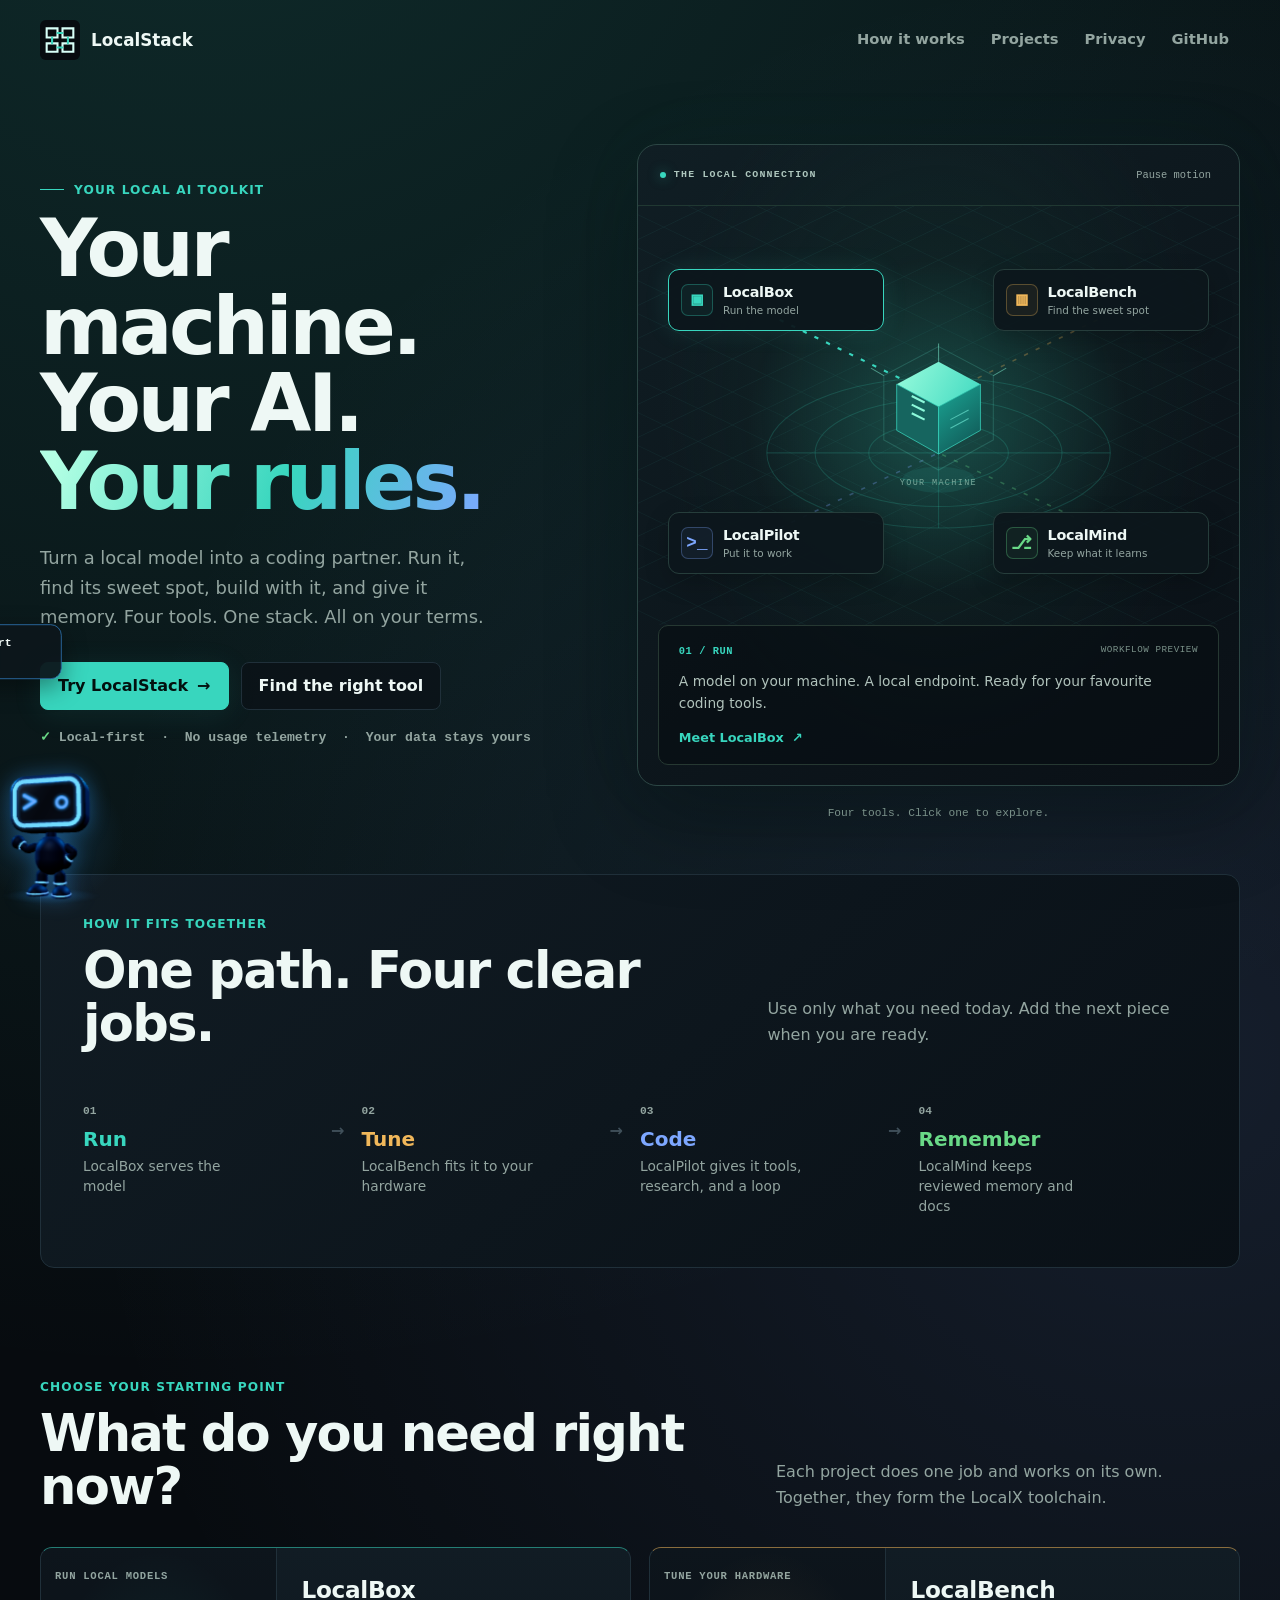
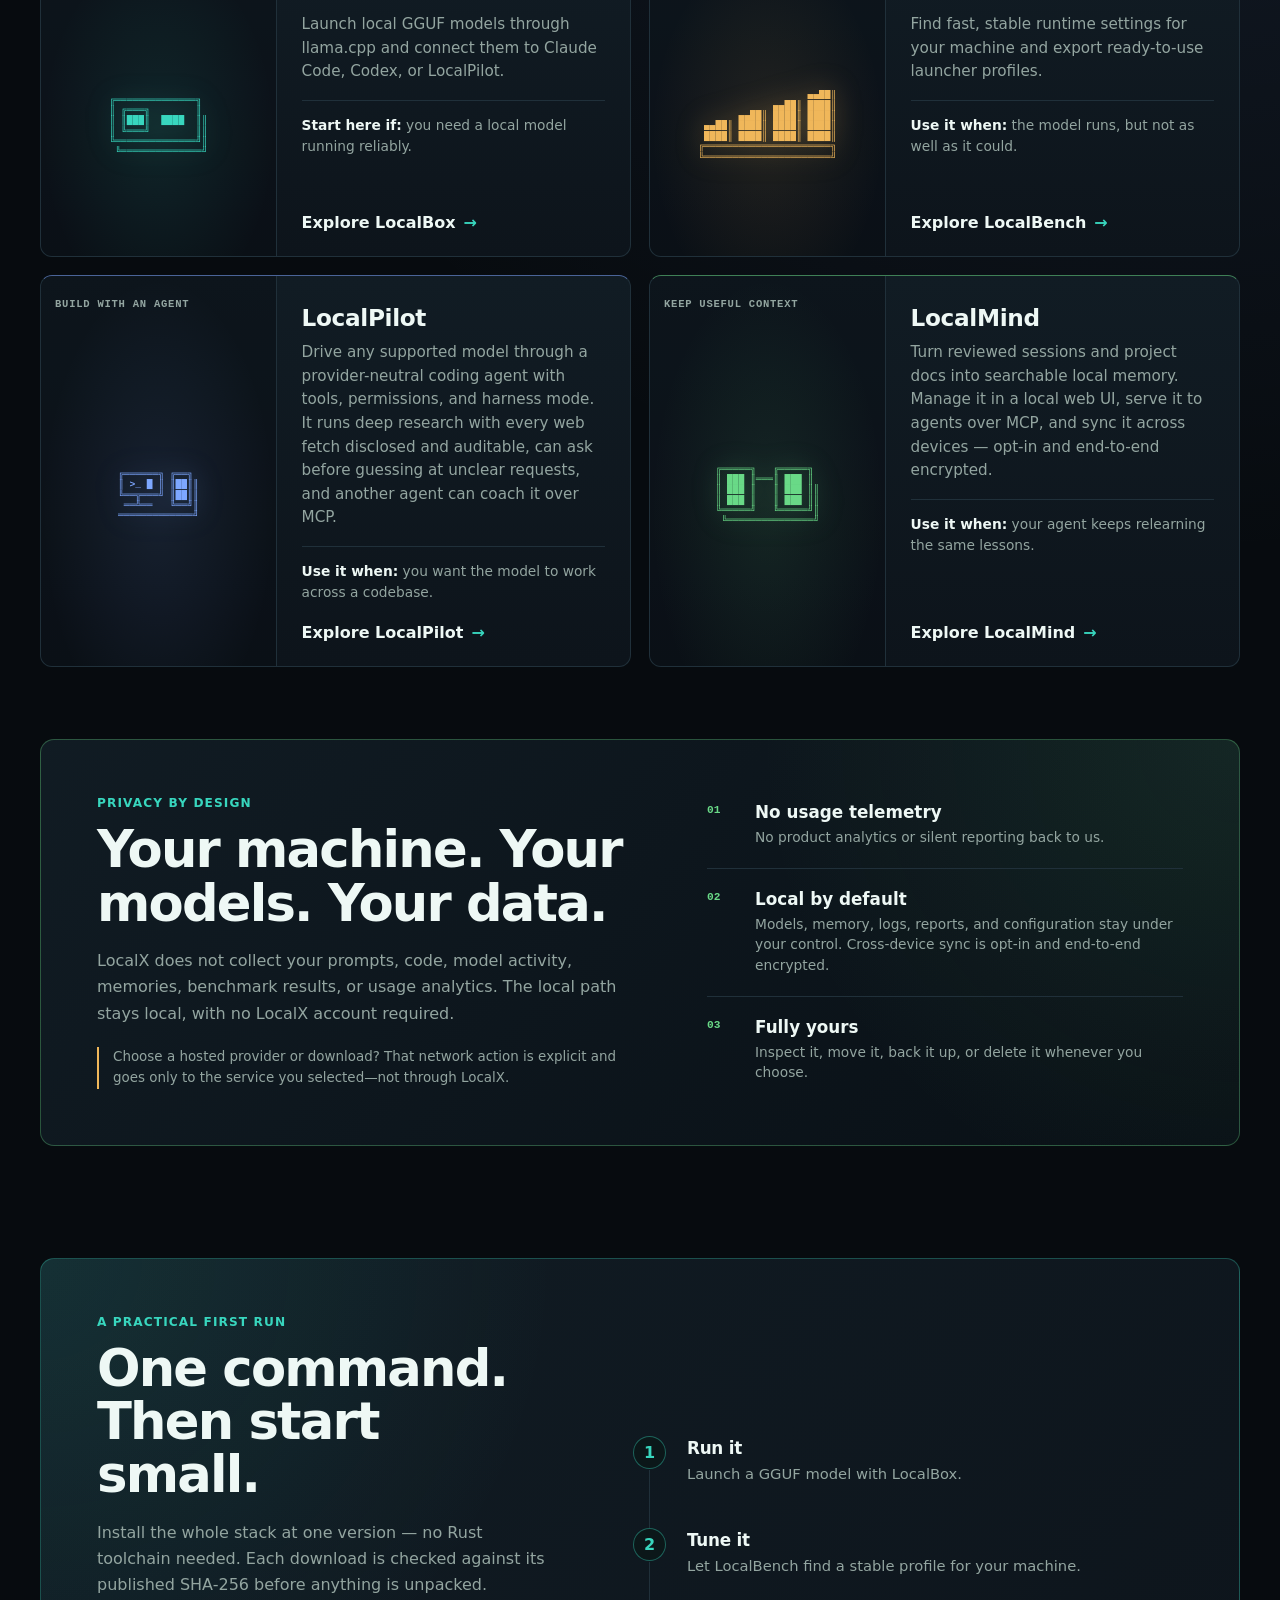
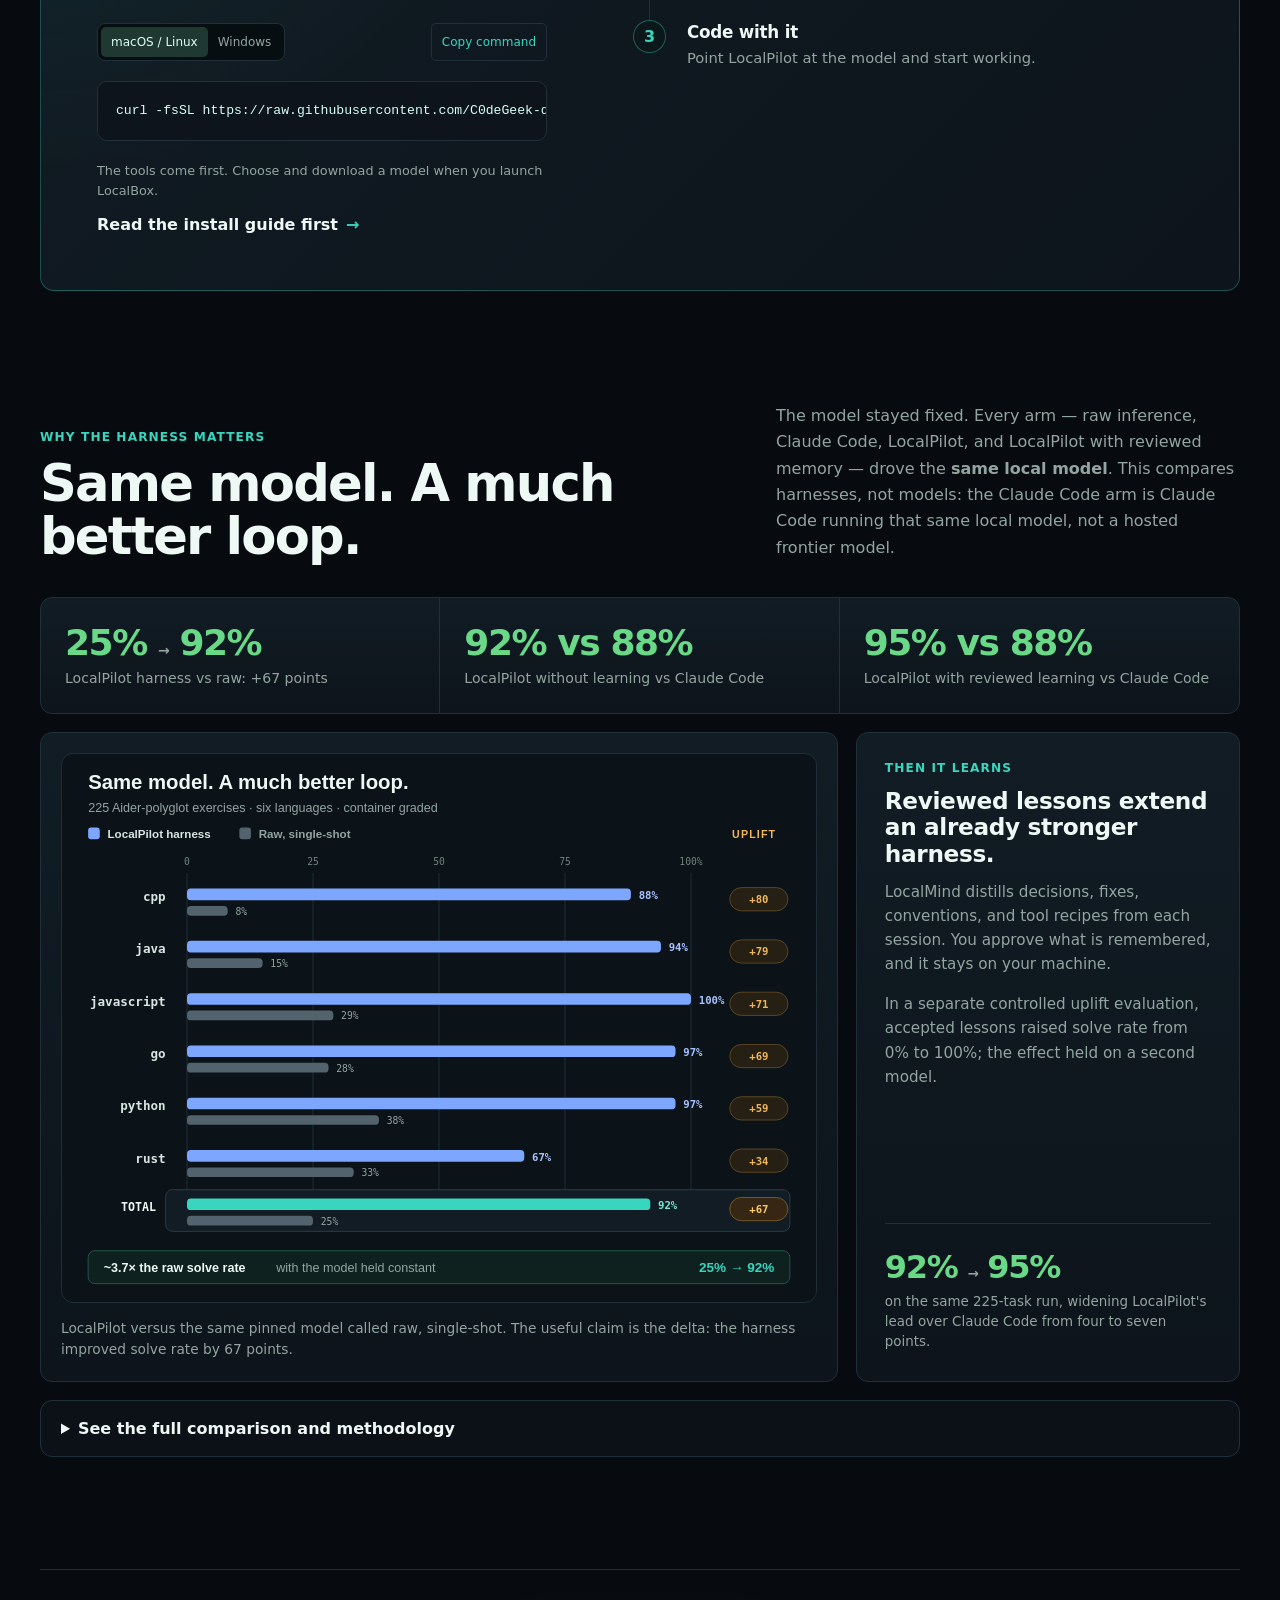
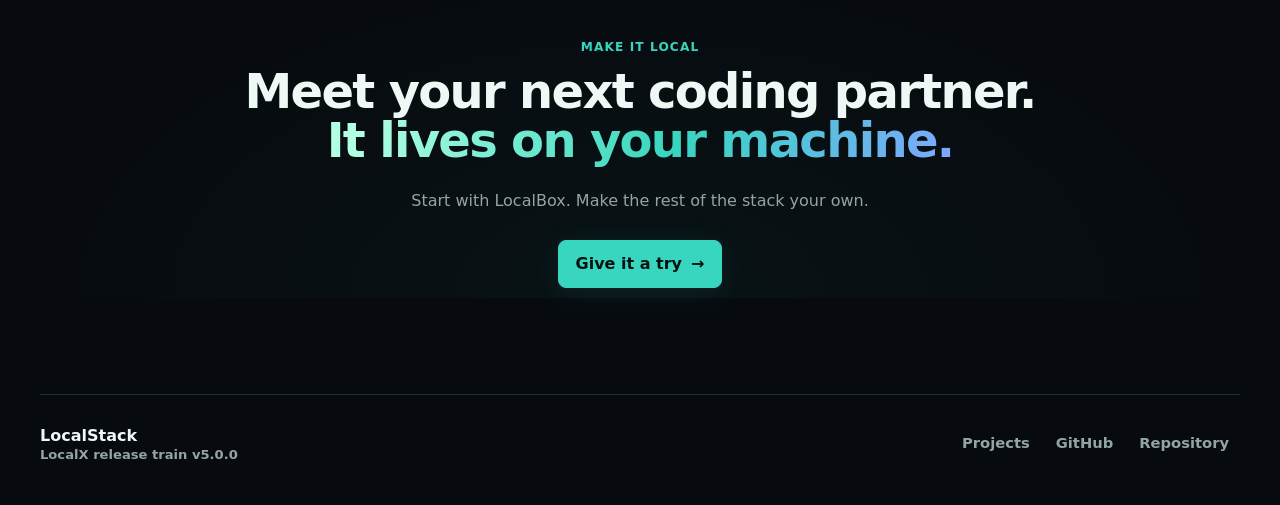
<file: index.html>
<!DOCTYPE html>
<html lang="en">
<head>
  <meta charset="utf-8">
  <meta name="viewport" content="width=device-width, initial-scale=1">
  <title>LocalStack | LocalX Ecosystem</title>
  <meta name="description" content="Private, local-first tools for running, tuning, using, and improving local AI models—with no usage telemetry.">
  <meta property="og:title" content="LocalStack">
  <meta property="og:description" content="The private, local-first LocalX ecosystem for model runtime, learning, benchmarking, and coding-agent harnesses.">
  <meta property="og:type" content="website">
  <meta property="og:url" content="https://c0degeek-dev.github.io/LocalStack/">
  <meta property="og:image" content="https://c0degeek-dev.github.io/LocalStack/assets/og.png">
  <meta property="og:image:width" content="1200">
  <meta property="og:image:height" content="630">
  <meta property="og:image:alt" content="LocalStack — the LocalX ecosystem">
  <meta name="twitter:card" content="summary_large_image">
  <meta name="twitter:title" content="LocalStack | LocalX Ecosystem">
  <meta name="twitter:description" content="Private local tools for running, remembering, benchmarking, and steering coding agents—without usage telemetry.">
  <meta name="twitter:image" content="https://c0degeek-dev.github.io/LocalStack/assets/og.png">
  <meta name="theme-color" content="#070b0f">
  <link rel="icon" href="assets/localstack-mark.svg" type="image/svg+xml">
  <link rel="stylesheet" href="styles.css">
</head>
<body>
  <a class="skip-link" href="#main">Skip to content</a>

  <header class="site-header">
    <a class="brand" href="./" aria-label="LocalStack home">
      <img src="assets/localstack-mark.svg" alt="" width="40" height="40">
      <span>LocalStack</span>
    </a>
    <nav aria-label="Main navigation">
      <a href="#workflow">How it works</a>
      <a href="#projects">Projects</a>
      <a href="#privacy">Privacy</a>
      <a href="https://github.com/C0deGeek-dev">GitHub</a>
    </nav>
  </header>

  <main id="main">
    <section class="hero" aria-labelledby="hero-title">
      <div class="hero-copy">
        <p class="eyebrow">Your local AI toolkit</p>
        <h1 id="hero-title">Your machine.<br>Your AI.<br><span class="gradient-text">Your rules.</span></h1>
        <p class="lede">
          Turn a local model into a coding partner. Run it, find its sweet spot,
          build with it, and give it memory. Four tools. One stack. All on your terms.
        </p>
        <div class="actions" role="group" aria-label="Primary links">
          <a class="button primary" href="#start">Try LocalStack <span aria-hidden="true">→</span></a>
          <a class="button secondary" href="#projects">Find the right tool</a>
        </div>
        <p class="hero-note"><span aria-hidden="true">✓</span> Local-first &nbsp;·&nbsp; No usage telemetry &nbsp;·&nbsp; Your data stays yours</p>
      </div>

      <div class="stack-experience" data-active="box">
        <div class="experience-topline"><span><i class="status-dot" aria-hidden="true"></i> THE LOCAL CONNECTION</span><button class="motion-toggle" type="button" hidden aria-pressed="false">Pause motion</button></div>
        <div class="stack-map" aria-label="Explore the four tools in your local AI stack">
          <svg class="connection-art" viewBox="0 0 560 390" fill="none" aria-hidden="true">
            <defs>
              <pattern id="local-grid" width="32" height="32" patternUnits="userSpaceOnUse" patternTransform="matrix(1 .48 -1 .48 280 50)"><path d="M32 0H0V32" stroke="#38d6be" stroke-opacity=".1"/></pattern>
              <radialGradient id="core-glow"><stop stop-color="#38d6be" stop-opacity=".23"/><stop offset="1" stop-color="#38d6be" stop-opacity="0"/></radialGradient>
              <linearGradient id="cube-top" x1="235" y1="140" x2="325" y2="190" gradientUnits="userSpaceOnUse"><stop stop-color="#a2ffdf"/><stop offset="1" stop-color="#38d6be"/></linearGradient>
              <linearGradient id="cube-side" x1="280" y1="182" x2="328" y2="235" gradientUnits="userSpaceOnUse"><stop stop-color="#199a8b"/><stop offset="1" stop-color="#0e4547"/></linearGradient>
            </defs>
            <rect width="560" height="390" fill="url(#local-grid)"/>
            <ellipse cx="280" cy="205" rx="178" ry="155" fill="url(#core-glow)"/>
            <g class="orbit-lines" stroke="#38d6be" stroke-opacity=".18">
              <ellipse cx="280" cy="230" rx="160" ry="70"/>
              <ellipse cx="280" cy="230" rx="115" ry="50"/>
              <ellipse cx="280" cy="230" rx="65" ry="28"/>
              <path d="M120 230H440M280 160V300"/>
            </g>
            <g class="network-paths" stroke-width="1.5">
              <path class="path-box" d="M132 106L280 178" stroke="#38d6be"/>
              <path class="path-bench" d="M428 106L280 178" stroke="#f0b75a"/>
              <path class="path-pilot" d="M132 300L280 230" stroke="#7da7ff"/>
              <path class="path-mind" d="M428 300L280 230" stroke="#69d987"/>
            </g>
            <g class="core-float">
              <path d="M280 131L331 158V218L280 246L229 218V158Z" stroke="#66e7ce" stroke-opacity=".2"/>
              <path d="M280 145L319 166L280 187L241 166Z" fill="url(#cube-top)"/>
              <path d="M241 166L280 187V231L241 209Z" fill="#16655f" stroke="#38d6be" stroke-width=".7"/>
              <path d="M280 187L319 166V209L280 231Z" fill="url(#cube-side)" stroke="#38d6be" stroke-width=".7"/>
              <path d="M255 177L267 183M255 185L267 191M255 193L267 199" stroke="#8cf9da" stroke-width="2"/>
              <path d="M291 199L308 190M291 207L308 198" stroke="#51c3b3"/>
              <path d="M280 145V128M331 158L343 151M229 158L217 151" stroke="#83f5d8" stroke-opacity=".5"/>
            </g>
            <ellipse class="core-shadow" cx="280" cy="255" rx="34" ry="12" fill="#38d6be" fill-opacity=".1"/>
          </svg>
          <span class="core-label">YOUR MACHINE</span>
          <button class="tool-node node-box" data-tool="box" type="button" disabled aria-pressed="true" aria-describedby="tool-description"><span class="node-symbol" aria-hidden="true">▣</span><span><strong>LocalBox</strong><small>Run the model</small></span></button>
          <button class="tool-node node-bench" data-tool="bench" type="button" disabled aria-pressed="false" aria-describedby="tool-description"><span class="node-symbol" aria-hidden="true">▥</span><span><strong>LocalBench</strong><small>Find the sweet spot</small></span></button>
          <button class="tool-node node-pilot" data-tool="pilot" type="button" disabled aria-pressed="false" aria-describedby="tool-description"><span class="node-symbol" aria-hidden="true">&gt;_</span><span><strong>LocalPilot</strong><small>Put it to work</small></span></button>
          <button class="tool-node node-mind" data-tool="mind" type="button" disabled aria-pressed="false" aria-describedby="tool-description"><span class="node-symbol" aria-hidden="true">⎇</span><span><strong>LocalMind</strong><small>Keep what it learns</small></span></button>
        </div>
        <div class="tool-readout" aria-live="polite" aria-atomic="true">
          <p class="readout-label"><span id="tool-stage">01 / RUN</span><span class="preview-label">WORKFLOW PREVIEW</span></p>
          <p id="tool-description">A model on your machine. A local endpoint. Ready for your favourite coding tools.</p>
          <a id="tool-link" href="https://github.com/C0deGeek-dev/LocalBox#run-your-first-model">Meet LocalBox <span aria-hidden="true">↗</span></a>
        </div>
        <p class="experience-caption">Four tools. One local workflow.</p>
      </div>
    </section>

    <section id="workflow" class="workflow" aria-labelledby="workflow-title">
      <div class="section-intro">
        <div>
          <p class="eyebrow">How it fits together</p>
          <h2 id="workflow-title">One path. Four clear jobs.</h2>
        </div>
        <p>Use only what you need today. Add the next piece when you are ready.</p>
      </div>
      <ol class="workflow-track">
        <li class="box"><span>01</span><strong>Run</strong><small>LocalBox serves the model</small></li>
        <li class="bench"><span>02</span><strong>Tune</strong><small>LocalBench fits it to your hardware</small></li>
        <li class="pilot"><span>03</span><strong>Code</strong><small>LocalPilot gives it tools, research, and a loop</small></li>
        <li class="mind"><span>04</span><strong>Remember</strong><small>LocalMind keeps reviewed memory and docs</small></li>
      </ol>
    </section>

    <section id="projects" class="projects" aria-labelledby="projects-title">
      <div class="section-intro">
        <div>
          <p class="eyebrow">Choose your starting point</p>
          <h2 id="projects-title">What do you need right now?</h2>
        </div>
        <p>Each project does one job and works on its own. Together, they form the LocalX toolchain.</p>
      </div>

      <div class="project-grid">
        <article class="project-card box-card">
          <div class="project-visual">
            <p class="project-role">Run local models</p>
            <pre class="project-ascii box" aria-hidden="true">╔══════════════╗
║ ╔═══╗        ║
║ ║███║  ████  ║║
║ ╚═══╝        ║║
╚══════════════╝║
 ╚══════════════╝</pre>
          </div>
          <div class="project-copy">
            <h3>LocalBox</h3>
            <p>Launch local GGUF models through llama.cpp and connect them to Claude Code, Codex, or LocalPilot.</p>
            <p class="best-for"><strong>Start here if:</strong> you need a local model running reliably.</p>
            <a href="https://github.com/C0deGeek-dev/LocalBox">Explore LocalBox <span aria-hidden="true">→</span></a>
          </div>
        </article>

        <article class="project-card bench-card">
          <div class="project-visual">
            <p class="project-role">Tune your hardware</p>
            <pre class="project-ascii bench" aria-hidden="true">                   ▄▄██║
             ▄▄██║ ████║
       ▄▄██║ ████║ ████║
 ▄▄██║ ████║ ████║ ████║
 ████║ ████║ ████║ ████║
╔══════════════════════╗
╚══════════════════════╝</pre>
          </div>
          <div class="project-copy">
            <h3>LocalBench</h3>
            <p>Find fast, stable runtime settings for your machine and export ready-to-use launcher profiles.</p>
            <p class="best-for"><strong>Use it when:</strong> the model runs, but not as well as it could.</p>
            <a href="https://github.com/C0deGeek-dev/LocalBench">Explore LocalBench <span aria-hidden="true">→</span></a>
          </div>
        </article>

        <article class="project-card pilot-card">
          <div class="project-visual">
            <p class="project-role">Build with an agent</p>
            <pre class="project-ascii pilot" aria-hidden="true">╔══════╗ ╔══╗
║ &gt;_ █ ║ ║██║║
╚══╦═══╝ ║██║║
 ══╩══   ╚══╝║
═════════════╝</pre>
          </div>
          <div class="project-copy">
            <h3>LocalPilot</h3>
            <p>Drive any supported model through a provider-neutral coding agent with tools, permissions, and harness mode. It runs deep research with every web fetch disclosed and auditable, can ask before guessing at unclear requests, and another agent can coach it over MCP.</p>
            <p class="best-for"><strong>Use it when:</strong> you want the model to work across a codebase.</p>
            <a href="https://github.com/C0deGeek-dev/LocalPilot">Explore LocalPilot <span aria-hidden="true">→</span></a>
          </div>
        </article>

        <article class="project-card mind-card">
          <div class="project-visual">
            <p class="project-role">Keep useful context</p>
            <pre class="project-ascii mind" aria-hidden="true">╔═════╗   ╔═════╗
║ ███ ║═══║ ███ ║
║ ███ ║   ║ ███ ║║
║ ███ ║   ║ ███ ║║
╚═════╝   ╚═════╝║
 ╚═══════════════╝</pre>
          </div>
          <div class="project-copy">
            <h3>LocalMind</h3>
            <p>Turn reviewed sessions and project docs into searchable local memory. Manage it in a local web UI, serve it to agents over MCP, and sync it across devices — opt-in and end-to-end encrypted.</p>
            <p class="best-for"><strong>Use it when:</strong> your agent keeps relearning the same lessons.</p>
            <a href="https://github.com/C0deGeek-dev/LocalMind">Explore LocalMind <span aria-hidden="true">→</span></a>
          </div>
        </article>
      </div>
    </section>

    <section id="privacy" class="privacy" aria-labelledby="privacy-title">
      <div class="privacy-copy">
        <p class="eyebrow">Privacy by design</p>
        <h2 id="privacy-title">Your machine. Your models. Your data.</h2>
        <p class="lede">LocalX does not collect your prompts, code, model activity, memories, benchmark results, or usage analytics. The local path stays local, with no LocalX account required.</p>
        <p class="privacy-note">Choose a hosted provider or download? That network action is explicit and goes only to the service you selected—not through LocalX.</p>
      </div>
      <ul class="privacy-points">
        <li><span aria-hidden="true">01</span><div><strong>No usage telemetry</strong><small>No product analytics or silent reporting back to us.</small></div></li>
        <li><span aria-hidden="true">02</span><div><strong>Local by default</strong><small>Models, memory, logs, reports, and configuration stay under your control. Cross-device sync is opt-in and end-to-end encrypted.</small></div></li>
        <li><span aria-hidden="true">03</span><div><strong>Fully yours</strong><small>Inspect it, move it, back it up, or delete it whenever you choose.</small></div></li>
      </ul>
    </section>

    <section id="start" class="get-started" aria-labelledby="start-title">
      <div class="start-copy">
        <p class="eyebrow">A practical first run</p>
        <h2 id="start-title">One command. Then start small.</h2>
        <p class="lede">Install the whole stack at one version — no Rust toolchain needed. Each download is checked against its published SHA-256 before anything is unpacked.</p>
        <div class="install-toolbar" hidden>
          <div class="platform-picker" role="group" aria-label="Installation platform"><button type="button" data-platform="unix" aria-pressed="true">macOS / Linux</button><button type="button" data-platform="windows" aria-pressed="false">Windows</button></div>
          <button type="button" class="copy-command">Copy command</button>
        </div>
        <pre class="install-command"><code># Linux / macOS
curl -fsSL https://raw.githubusercontent.com/C0deGeek-dev/LocalPilot/main/install/install.sh | sh

# Windows
irm https://raw.githubusercontent.com/C0deGeek-dev/LocalPilot/main/install/install.ps1 | iex</code></pre>
        <p class="install-feedback" role="status"></p>
        <p class="install-note">The tools come first. Choose and download a model when you launch LocalBox.</p>
        <a class="text-link" href="https://github.com/C0deGeek-dev/LocalPilot/blob/main/docs/install.md">Read the install guide first <span aria-hidden="true">→</span></a>
      </div>
      <ol class="steps">
        <li><span class="step-no">1</span><div><h3>Run it</h3><p>Launch a GGUF model with LocalBox.</p></div></li>
        <li><span class="step-no">2</span><div><h3>Tune it</h3><p>Let LocalBench find a stable profile for your machine.</p></div></li>
        <li><span class="step-no">3</span><div><h3>Code with it</h3><p>Point LocalPilot at the model and start working.</p></div></li>
      </ol>
    </section>

    <section id="evidence" class="proof" aria-labelledby="proof-title">
      <div class="section-intro">
        <div>
          <p class="eyebrow">Why the harness matters</p>
          <h2 id="proof-title">Same model. A much better loop.</h2>
        </div>
        <p>The model stayed fixed. Every arm — raw inference, Claude Code, LocalPilot, and LocalPilot with reviewed memory — drove the <strong>same local model</strong>. This compares harnesses, not models: the Claude Code arm is Claude Code running that same local model, not a hosted frontier model.</p>
      </div>

      <div class="proof-summary" aria-label="Benchmark summary">
        <p><strong>25% <span aria-hidden="true">→</span> 92%</strong><span>LocalPilot harness vs raw: +67 points</span></p>
        <p><strong>92% vs 88%</strong><span>LocalPilot without learning vs Claude Code</span></p>
        <p><strong>95% vs 88%</strong><span>LocalPilot with reviewed learning vs Claude Code</span></p>
      </div>

      <div class="proof-grid">
        <figure class="benchmark-card">
          <img src="assets/localpilot-vs-raw.svg" alt="LocalPilot harness vs raw model: 25% to 92%, plus 67 points" loading="lazy" width="780" height="568">
          <figcaption>LocalPilot versus the same pinned model called raw, single-shot. The useful claim is the delta: the harness improved solve rate by 67 points.</figcaption>
        </figure>
        <aside class="proof-aside">
          <p class="eyebrow">Then it learns</p>
          <h3>Reviewed lessons extend an already stronger harness.</h3>
          <p>LocalMind distills decisions, fixes, conventions, and tool recipes from each session. You approve what is remembered, and it stays on your machine.</p>
          <p>In a separate controlled uplift evaluation, accepted lessons raised solve rate from 0% to 100%; the effect held on a second model.</p>
          <div class="learning-stat"><strong>92% <span aria-hidden="true">→</span> 95%</strong><span>on the same 225-task run, widening LocalPilot's lead over Claude Code from four to seven points.</span></div>
        </aside>
      </div>

      <details class="method-details">
        <summary>See the full comparison and methodology</summary>
        <div class="method-body">
          <figure class="benchmark-card full-comparison">
            <img src="assets/localpilot-four-arm.svg" alt="Four arms on the same local model: raw 25%, LocalPilot full harness without learning 92%, Claude Code 88%, and LocalPilot with learning 95%" loading="lazy" width="780" height="556">
            <figcaption>One pinned local model in every arm. <strong>Full</strong> is LocalPilot's complete harness with learning disabled; <strong>warm</strong> adds reviewed learning.</figcaption>
          </figure>
          <div class="method-note">
            <h3>How to read this</h3>
            <p>The benchmark covers 225 Aider-polyglot exercises in six languages, each graded in a network-isolated container. A 600-second timeout counts as unsolved.</p>
            <p>LocalPilot's full run scored <strong>92%</strong>, four points above Claude Code at <strong>88%</strong>, before learning was enabled. Reviewed learning raised LocalPilot to <strong>95%</strong>, extending that lead to seven points. Raw inference scored <strong>25%</strong>.</p>
            <p>The <strong>Claude Code</strong> arm is Claude Code driving the <strong>same local model</strong> through a compatible proxy — a harness-vs-harness comparison on one shared model, not a comparison against a hosted frontier model. Read the difference between harnesses, not the absolute score. This is one model and quant, and public-corpus absolutes may be affected by contamination.</p>
            <p><a class="text-link" href="https://github.com/C0deGeek-dev/LocalBench/blob/main/reports/aider-polyglot-4arm-2026-06-30.md">Read the full methodology and per-language results <span aria-hidden="true">→</span></a></p>
          </div>
        </div>
      </details>
    </section>
    <section class="closing-cta" aria-labelledby="closing-title">
      <p class="eyebrow">Make it local</p>
      <h2 id="closing-title">Meet your next coding partner.<br><span class="gradient-text">It lives on your machine.</span></h2>
      <p>Start with LocalBox. Make the rest of the stack your own.</p>
      <a class="button primary" href="#start">Give it a try <span aria-hidden="true">→</span></a>
    </section>
  </main>

  <footer>
    <div class="footer-brand">
      <span>LocalStack</span>
      <span class="version">LocalX release train v5.0.0</span>
    </div>
    <nav class="footer-links" aria-label="Footer">
      <a href="#projects">Projects</a>
      <a href="https://github.com/C0deGeek-dev">GitHub</a>
      <a href="https://github.com/C0deGeek-dev/LocalStack">Repository</a>
    </nav>
  </footer>
  <script src="site.js" defer></script>
  <script type="module" src="mascot.js"></script>
</body>
</html>
</file>
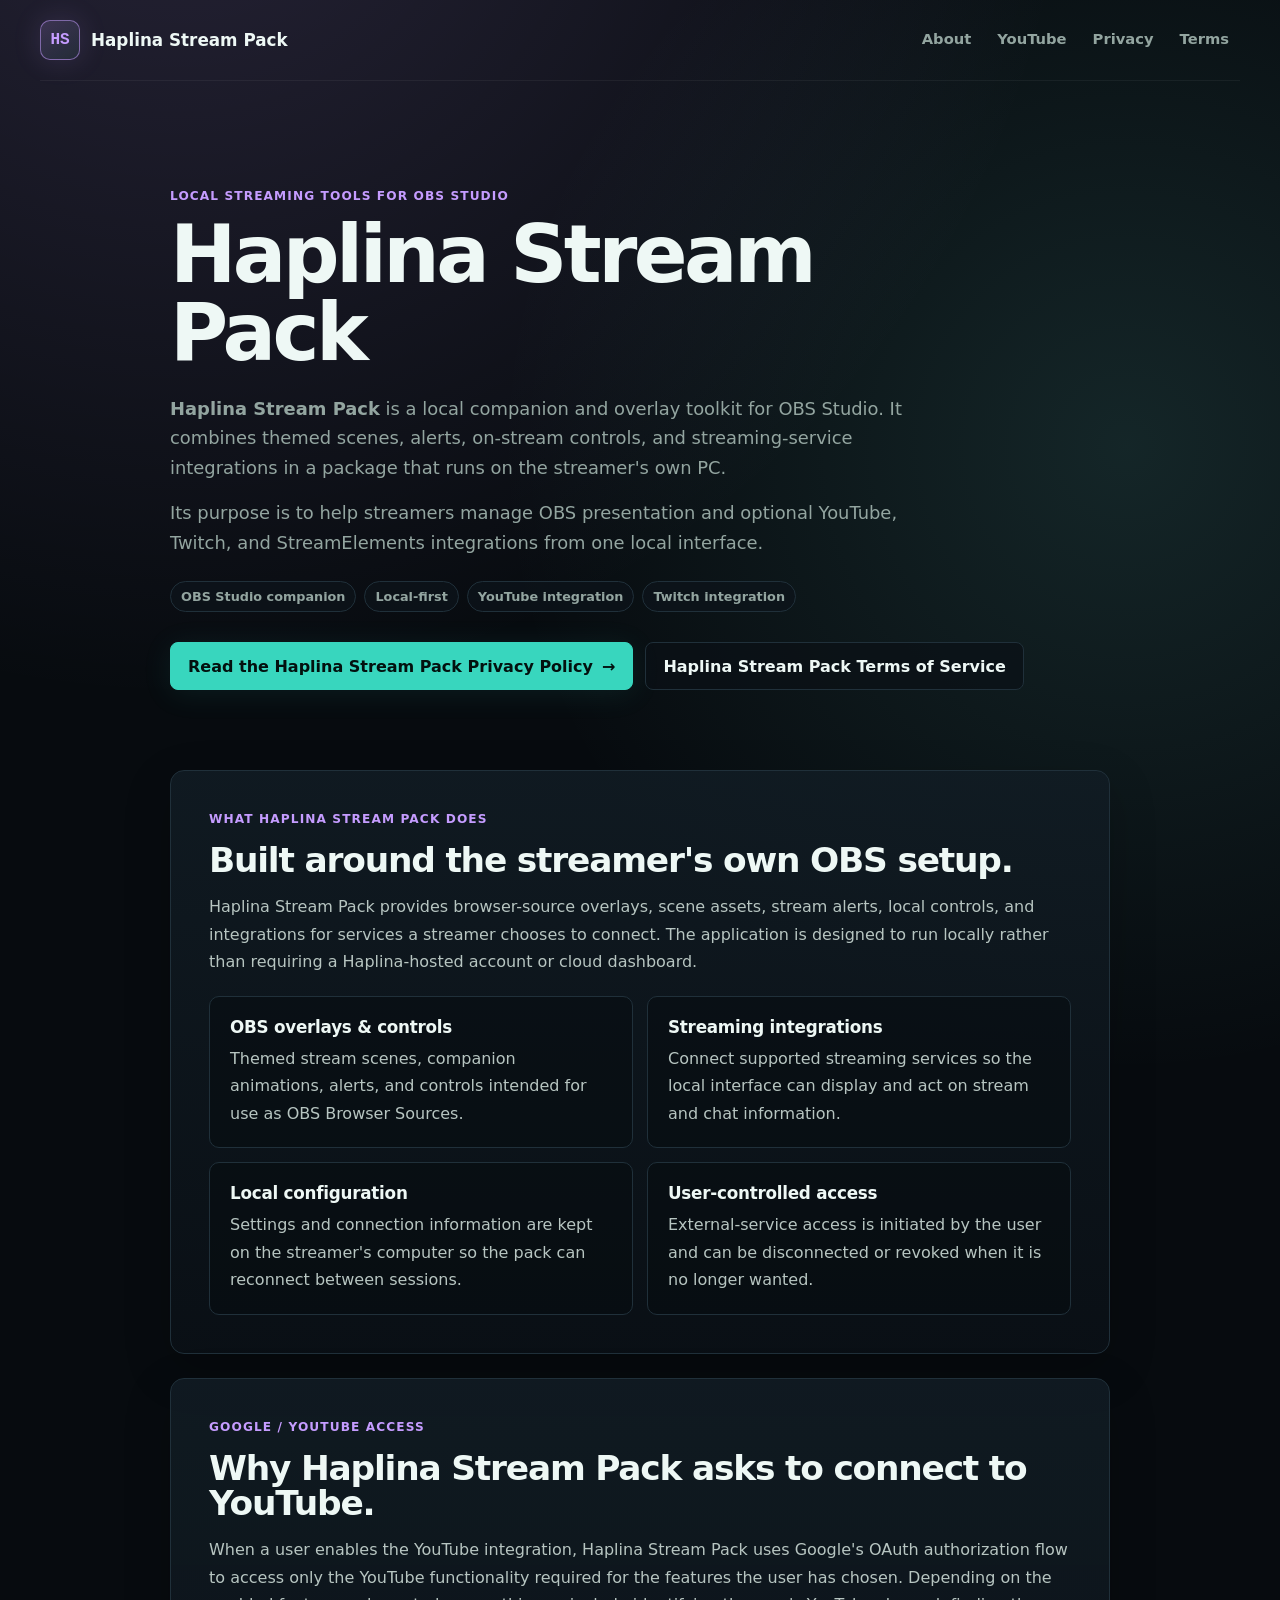
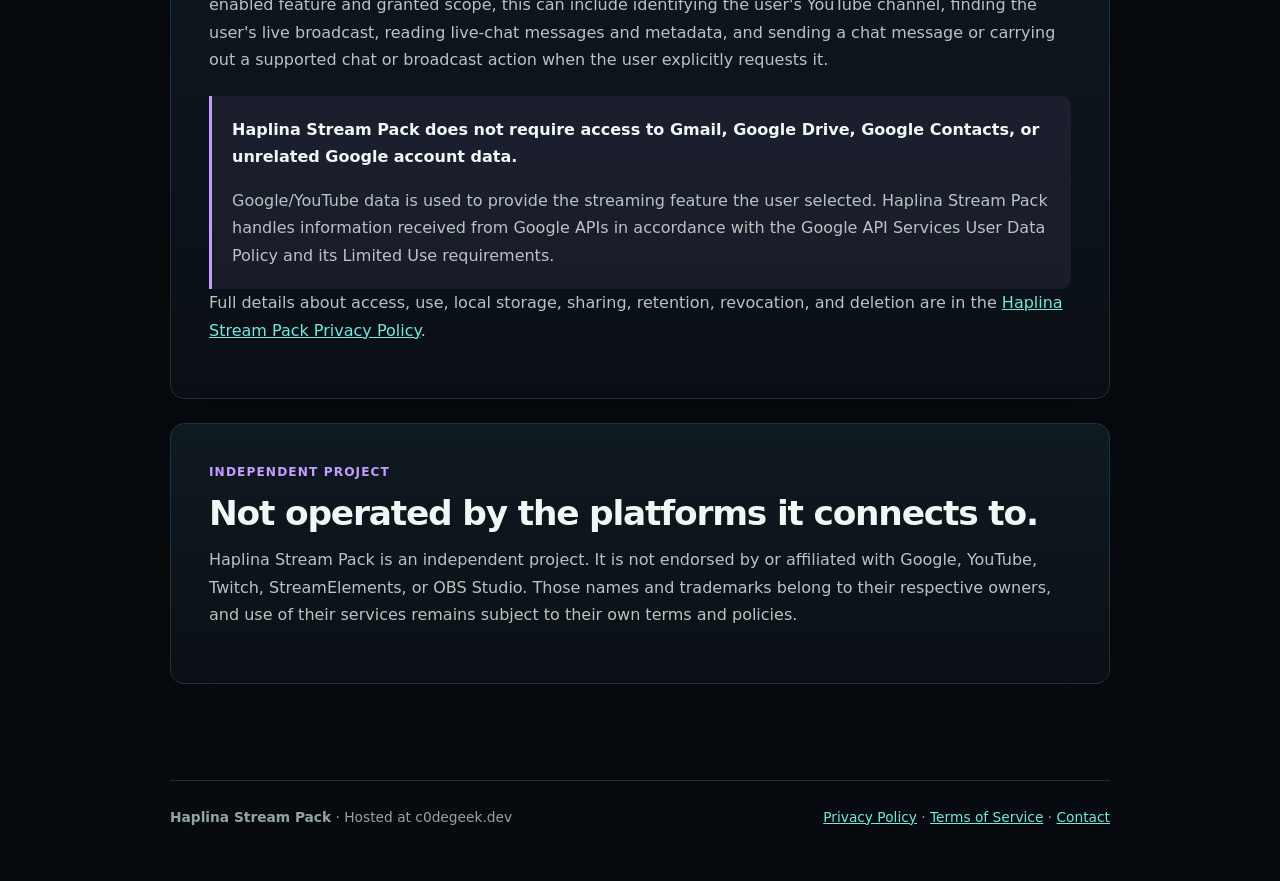
<file: haplina-stream-pack/index.html>
<!DOCTYPE html>
<html lang="en">
<head>
  <meta charset="utf-8">
  <meta name="viewport" content="width=device-width, initial-scale=1">
  <title>Haplina Stream Pack</title>
  <meta name="description" content="Haplina Stream Pack is a local companion and streaming toolkit for OBS Studio, with overlays, alerts, controls, and YouTube and Twitch integrations.">
  <link rel="canonical" href="https://c0degeek.dev/haplina-stream-pack/">
  <meta property="og:title" content="Haplina Stream Pack">
  <meta property="og:description" content="Haplina Stream Pack is a local OBS companion with overlays, alerts, controls, and streaming integrations.">
  <meta property="og:type" content="website">
  <meta property="og:url" content="https://c0degeek.dev/haplina-stream-pack/">
  <meta name="theme-color" content="#0b0d13">
  <link rel="stylesheet" href="styles.css">
</head>
<body class="haplina-site">
  <a class="skip-link" href="#main">Skip to content</a>

  <header class="site-header">
    <a class="brand" href="./" aria-label="Haplina Stream Pack home">
      <span class="haplina-brand-mark" aria-hidden="true">HS</span>
      <span>Haplina Stream Pack</span>
    </a>
    <nav aria-label="Haplina navigation">
      <a href="#about">About</a>
      <a href="#youtube">YouTube</a>
      <a href="privacy/">Privacy</a>
      <a href="terms/">Terms</a>
    </nav>
  </header>

  <main id="main" class="haplina-main">
    <section class="haplina-hero" aria-labelledby="hero-title">
      <p class="eyebrow">Local streaming tools for OBS Studio</p>
      <h1 id="hero-title">Haplina Stream Pack</h1>
      <p class="lede"><strong>Haplina Stream Pack</strong> is a local companion and overlay toolkit for OBS Studio. It combines themed scenes, alerts, on-stream controls, and streaming-service integrations in a package that runs on the streamer's own PC.</p>
      <p class="lede" style="margin-top: 1rem;">Its purpose is to help streamers manage OBS presentation and optional YouTube, Twitch, and StreamElements integrations from one local interface.</p>
      <div class="haplina-badges" aria-label="Product characteristics">
        <span class="haplina-badge">OBS Studio companion</span>
        <span class="haplina-badge">Local-first</span>
        <span class="haplina-badge">YouTube integration</span>
        <span class="haplina-badge">Twitch integration</span>
      </div>
      <div class="actions" role="group" aria-label="Policy links">
        <a class="button primary" href="privacy/">Read the Haplina Stream Pack Privacy Policy <span aria-hidden="true">→</span></a>
        <a class="button secondary" href="terms/">Haplina Stream Pack Terms of Service</a>
      </div>
    </section>

    <section id="about" class="haplina-section" aria-labelledby="about-title">
      <p class="eyebrow">What Haplina Stream Pack does</p>
      <h2 id="about-title">Built around the streamer's own OBS setup.</h2>
      <p>Haplina Stream Pack provides browser-source overlays, scene assets, stream alerts, local controls, and integrations for services a streamer chooses to connect. The application is designed to run locally rather than requiring a Haplina-hosted account or cloud dashboard.</p>
      <div class="feature-grid">
        <article class="feature-card">
          <h3>OBS overlays &amp; controls</h3>
          <p>Themed stream scenes, companion animations, alerts, and controls intended for use as OBS Browser Sources.</p>
        </article>
        <article class="feature-card">
          <h3>Streaming integrations</h3>
          <p>Connect supported streaming services so the local interface can display and act on stream and chat information.</p>
        </article>
        <article class="feature-card">
          <h3>Local configuration</h3>
          <p>Settings and connection information are kept on the streamer's computer so the pack can reconnect between sessions.</p>
        </article>
        <article class="feature-card">
          <h3>User-controlled access</h3>
          <p>External-service access is initiated by the user and can be disconnected or revoked when it is no longer wanted.</p>
        </article>
      </div>
    </section>

    <section id="youtube" class="haplina-section" aria-labelledby="youtube-title">
      <p class="eyebrow">Google / YouTube access</p>
      <h2 id="youtube-title">Why Haplina Stream Pack asks to connect to YouTube.</h2>
      <p>When a user enables the YouTube integration, Haplina Stream Pack uses Google's OAuth authorization flow to access only the YouTube functionality required for the features the user has chosen. Depending on the enabled feature and granted scope, this can include identifying the user's YouTube channel, finding the user's live broadcast, reading live-chat messages and metadata, and sending a chat message or carrying out a supported chat or broadcast action when the user explicitly requests it.</p>
      <div class="oauth-callout">
        <p><strong>Haplina Stream Pack does not require access to Gmail, Google Drive, Google Contacts, or unrelated Google account data.</strong></p>
        <p>Google/YouTube data is used to provide the streaming feature the user selected. Haplina Stream Pack handles information received from Google APIs in accordance with the Google API Services User Data Policy and its Limited Use requirements.</p>
      </div>
      <p>Full details about access, use, local storage, sharing, retention, revocation, and deletion are in the <a href="privacy/">Haplina Stream Pack Privacy Policy</a>.</p>
    </section>

    <section class="haplina-section" aria-labelledby="third-party-title">
      <p class="eyebrow">Independent project</p>
      <h2 id="third-party-title">Not operated by the platforms it connects to.</h2>
      <p>Haplina Stream Pack is an independent project. It is not endorsed by or affiliated with Google, YouTube, Twitch, StreamElements, or OBS Studio. Those names and trademarks belong to their respective owners, and use of their services remains subject to their own terms and policies.</p>
    </section>
  </main>

  <footer class="haplina-footer">
    <p><strong>Haplina Stream Pack</strong> · Hosted at c0degeek.dev</p>
    <p><a href="privacy/">Privacy Policy</a> · <a href="terms/">Terms of Service</a> · <a href="mailto:David@c0degeek.dev">Contact</a></p>
  </footer>
</body>
</html>
</file>
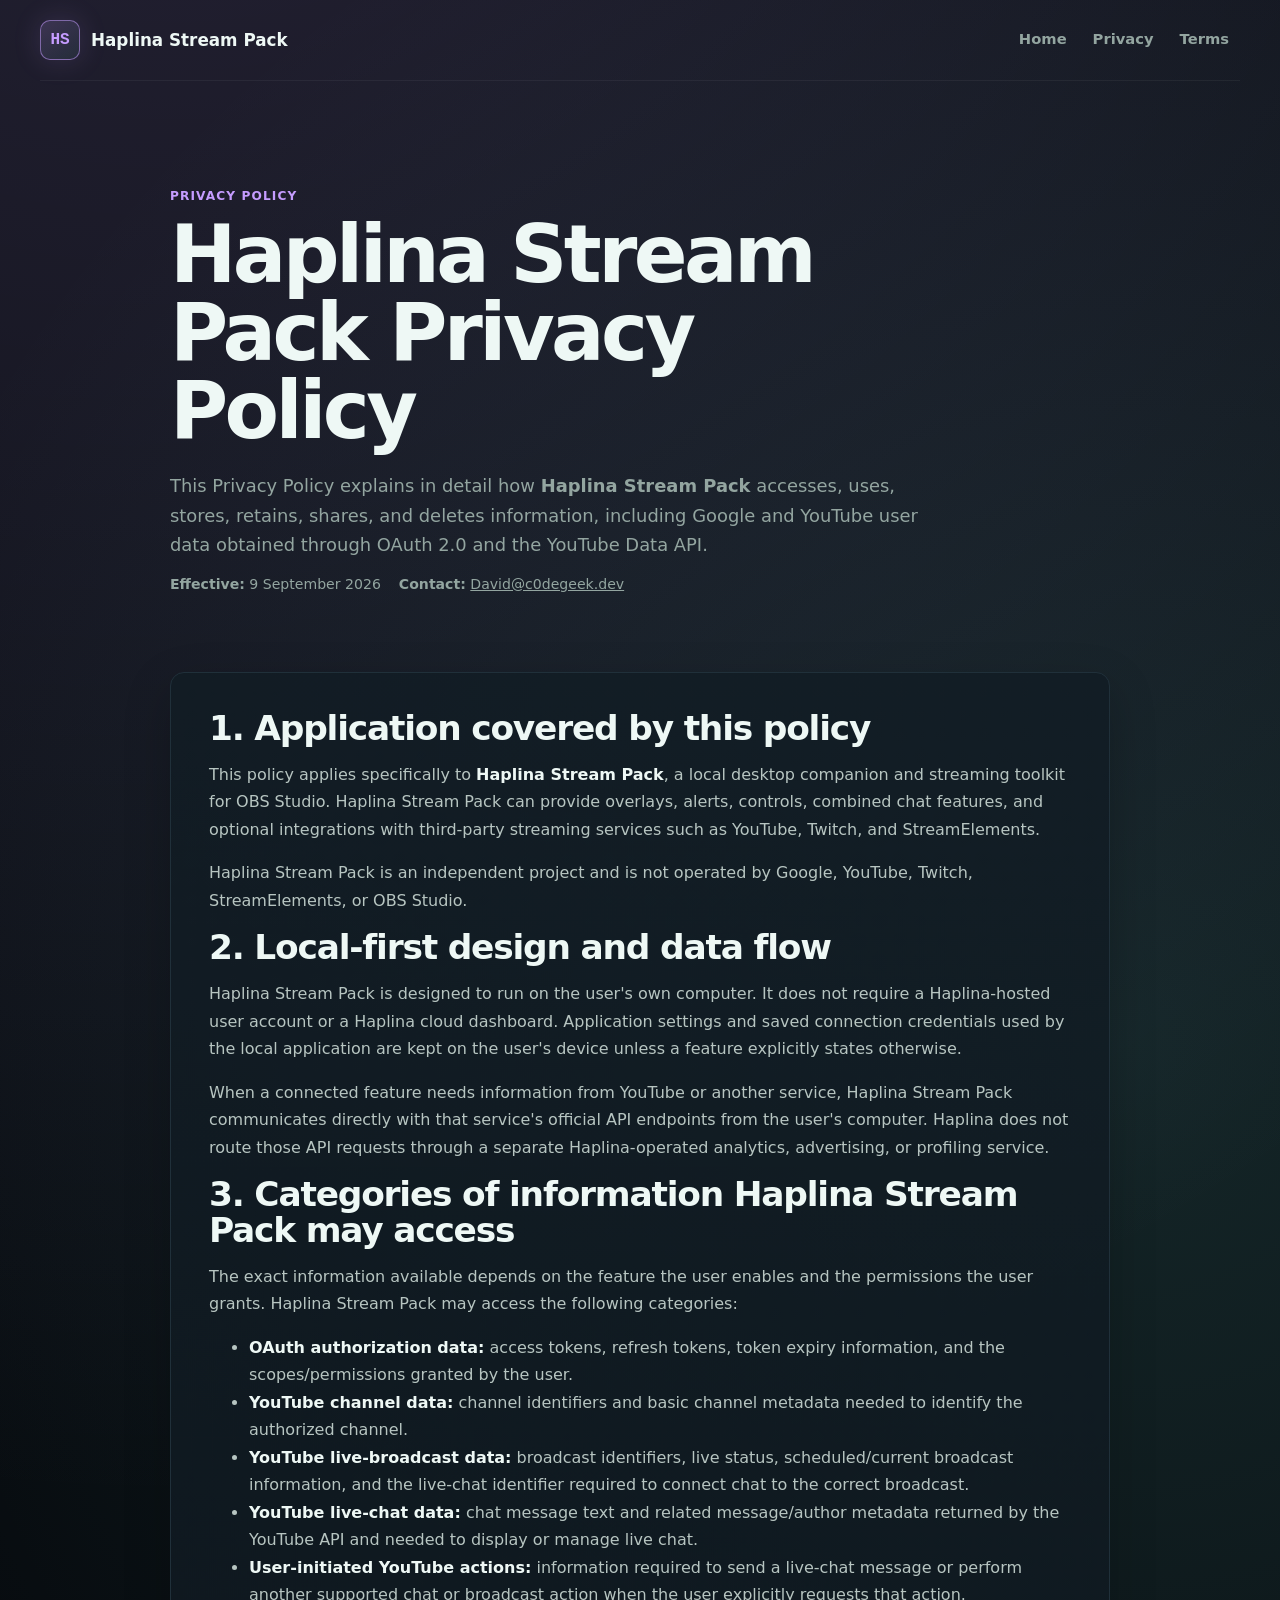
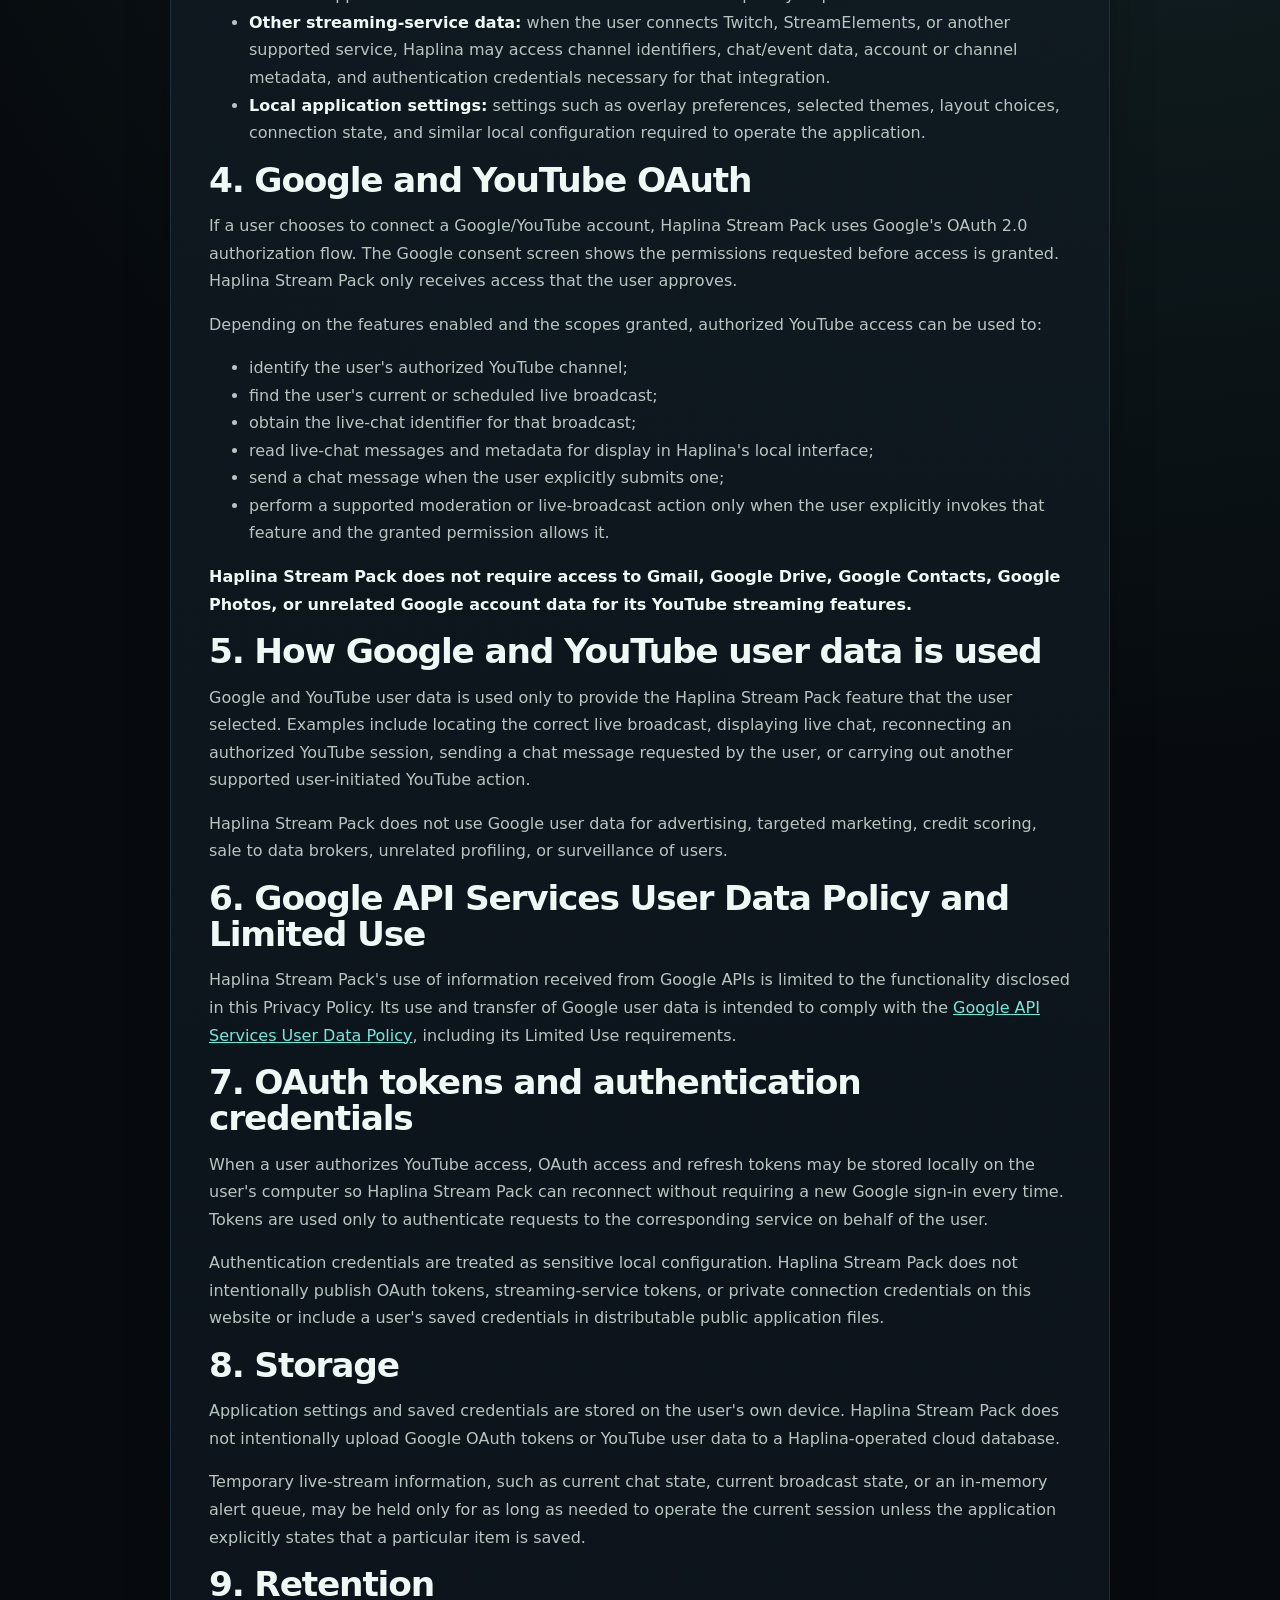
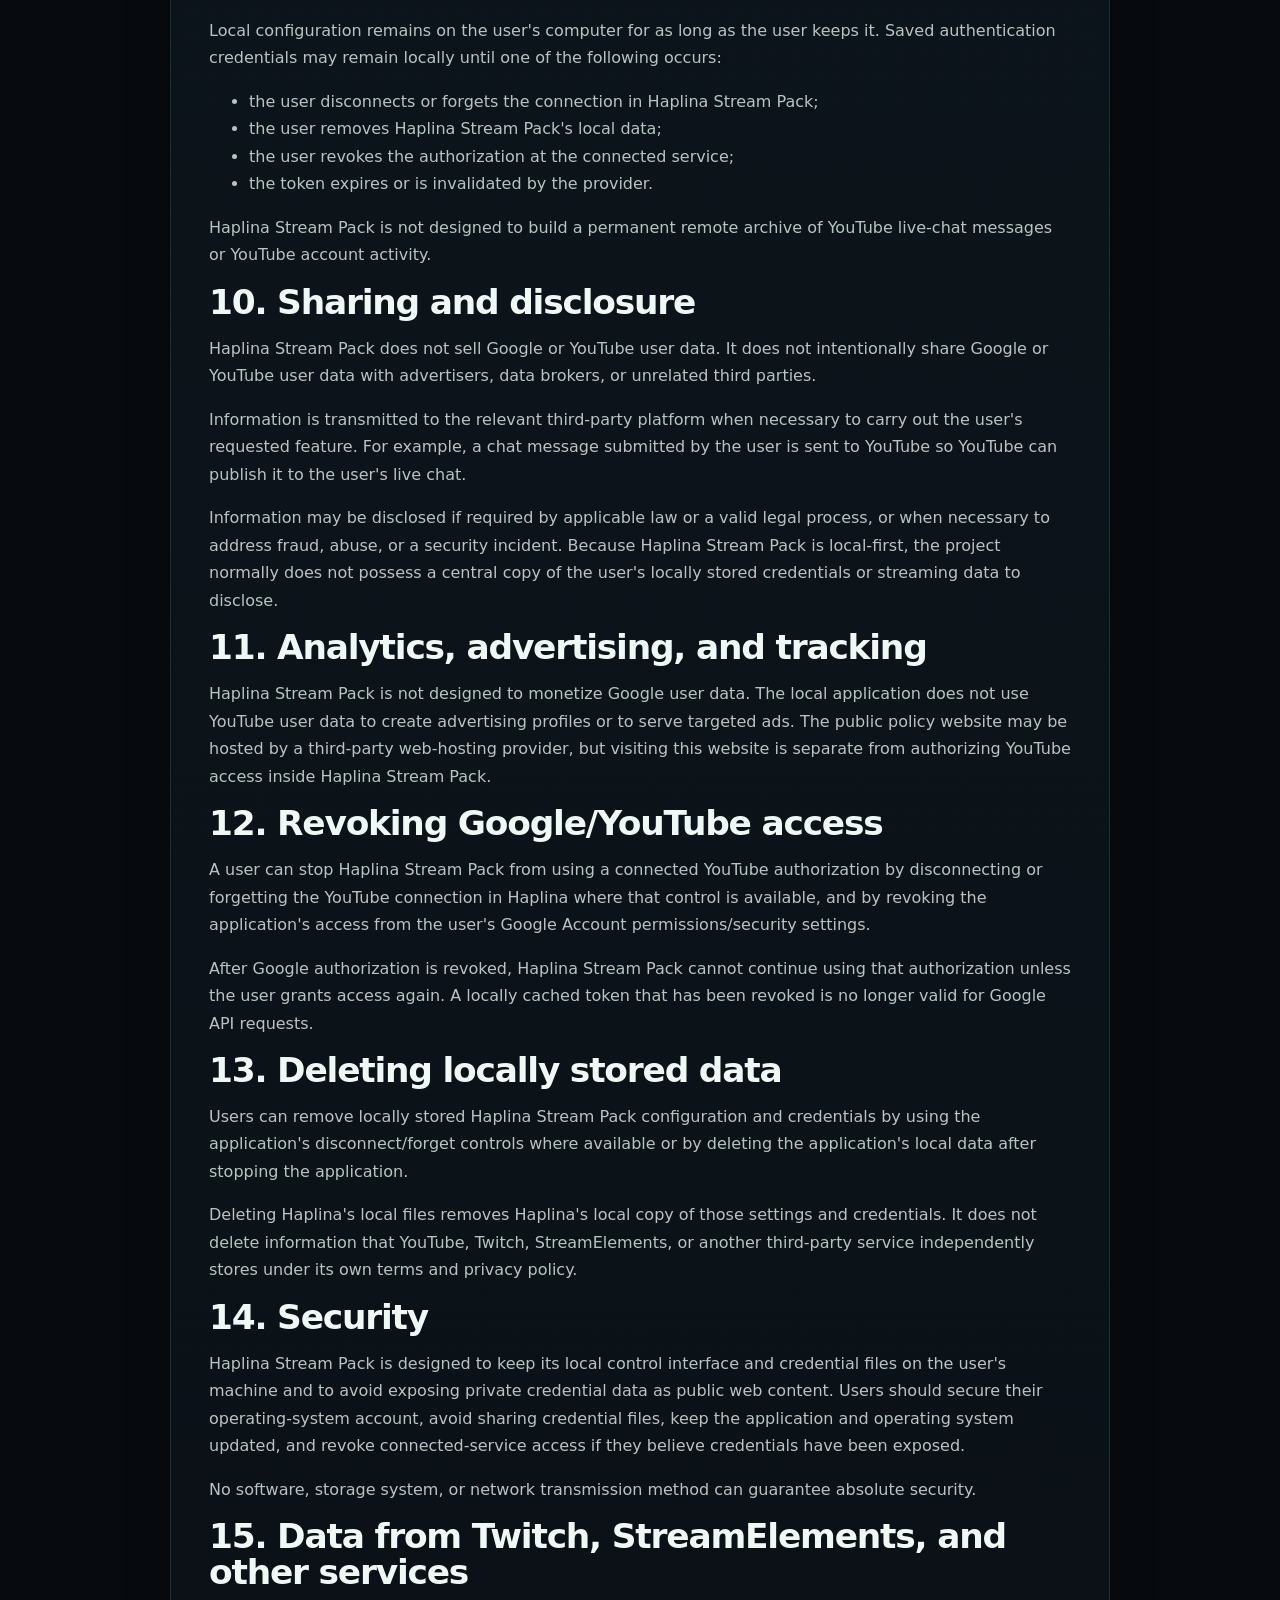
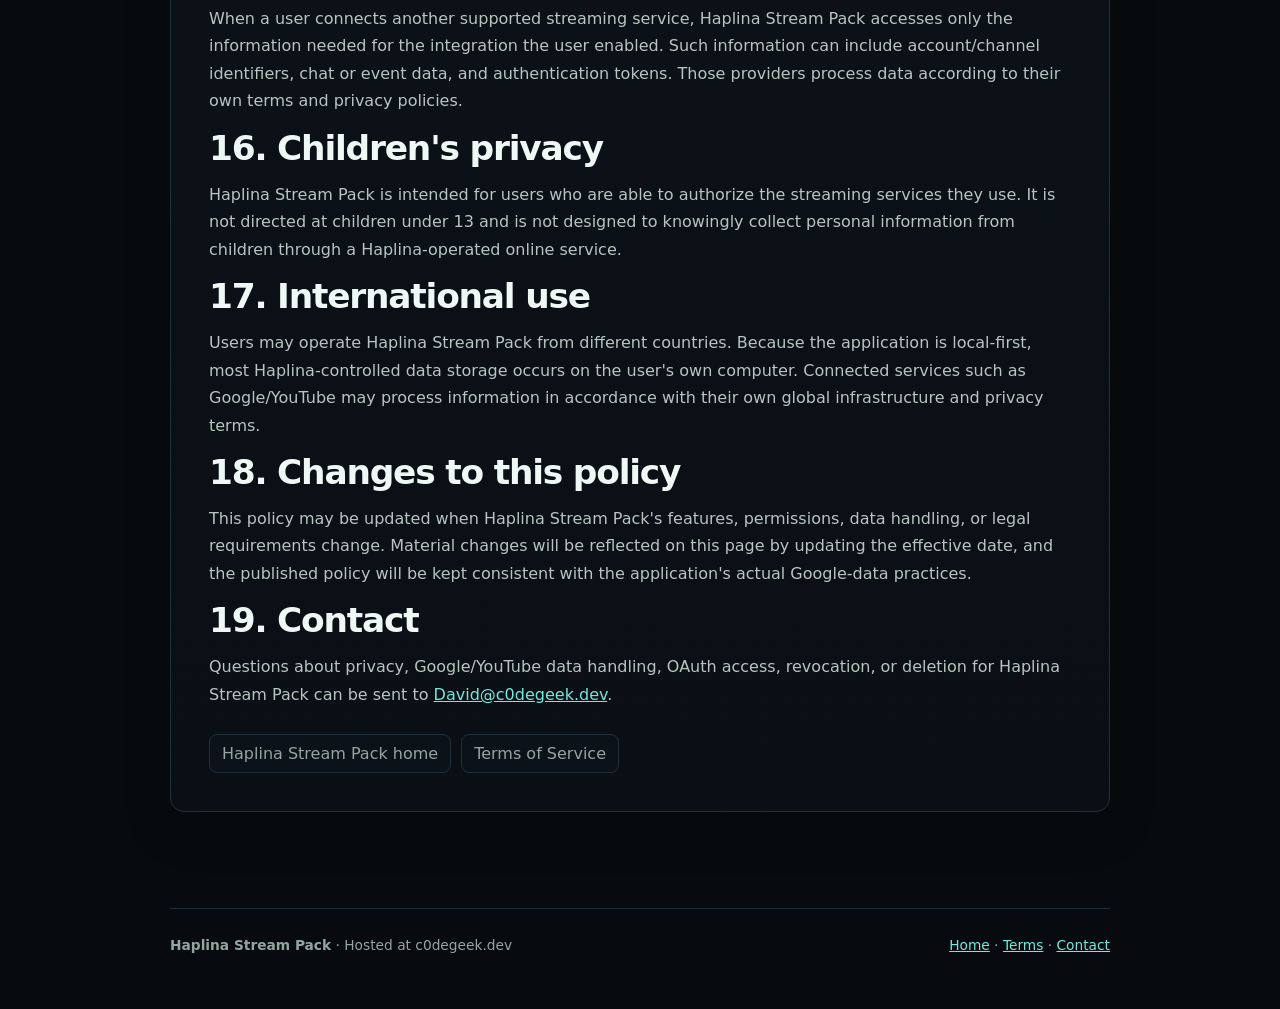
<file: haplina-stream-pack/privacy/index.html>
<!DOCTYPE html>
<html lang="en">
<head>
  <meta charset="utf-8">
  <meta name="viewport" content="width=device-width, initial-scale=1">
  <title>Privacy Policy | Haplina Stream Pack</title>
  <meta name="description" content="Privacy Policy for Haplina Stream Pack, including detailed Google and YouTube OAuth data handling, storage, sharing, retention, revocation, and deletion practices.">
  <link rel="canonical" href="https://c0degeek.dev/haplina-stream-pack/privacy/">
  <meta name="theme-color" content="#0b0d13">
  <link rel="stylesheet" href="../styles.css">
</head>
<body class="haplina-site">
  <a class="skip-link" href="#main">Skip to content</a>

  <header class="site-header">
    <a class="brand" href="../" aria-label="Haplina Stream Pack home">
      <span class="haplina-brand-mark" aria-hidden="true">HS</span>
      <span>Haplina Stream Pack</span>
    </a>
    <nav aria-label="Policy navigation">
      <a href="../">Home</a>
      <a href="./" aria-current="page">Privacy</a>
      <a href="../terms/">Terms</a>
    </nav>
  </header>

  <main id="main" class="haplina-main">
    <section class="haplina-hero" aria-labelledby="title">
      <p class="eyebrow">Privacy Policy</p>
      <h1 id="title">Haplina Stream Pack Privacy Policy</h1>
      <p class="lede">This Privacy Policy explains in detail how <strong>Haplina Stream Pack</strong> accesses, uses, stores, retains, shares, and deletes information, including Google and YouTube user data obtained through OAuth 2.0 and the YouTube Data API.</p>
      <div class="legal-meta">
        <span><strong>Effective:</strong> 9 September 2026</span>
        <span><strong>Contact:</strong> <a href="mailto:David@c0degeek.dev">David@c0degeek.dev</a></span>
      </div>
    </section>

    <section class="legal-section">
      <h2>1. Application covered by this policy</h2>
      <p>This policy applies specifically to <strong>Haplina Stream Pack</strong>, a local desktop companion and streaming toolkit for OBS Studio. Haplina Stream Pack can provide overlays, alerts, controls, combined chat features, and optional integrations with third-party streaming services such as YouTube, Twitch, and StreamElements.</p>
      <p>Haplina Stream Pack is an independent project and is not operated by Google, YouTube, Twitch, StreamElements, or OBS Studio.</p>

      <h2>2. Local-first design and data flow</h2>
      <p>Haplina Stream Pack is designed to run on the user's own computer. It does not require a Haplina-hosted user account or a Haplina cloud dashboard. Application settings and saved connection credentials used by the local application are kept on the user's device unless a feature explicitly states otherwise.</p>
      <p>When a connected feature needs information from YouTube or another service, Haplina Stream Pack communicates directly with that service's official API endpoints from the user's computer. Haplina does not route those API requests through a separate Haplina-operated analytics, advertising, or profiling service.</p>

      <h2>3. Categories of information Haplina Stream Pack may access</h2>
      <p>The exact information available depends on the feature the user enables and the permissions the user grants. Haplina Stream Pack may access the following categories:</p>
      <ul>
        <li><strong>OAuth authorization data:</strong> access tokens, refresh tokens, token expiry information, and the scopes/permissions granted by the user.</li>
        <li><strong>YouTube channel data:</strong> channel identifiers and basic channel metadata needed to identify the authorized channel.</li>
        <li><strong>YouTube live-broadcast data:</strong> broadcast identifiers, live status, scheduled/current broadcast information, and the live-chat identifier required to connect chat to the correct broadcast.</li>
        <li><strong>YouTube live-chat data:</strong> chat message text and related message/author metadata returned by the YouTube API and needed to display or manage live chat.</li>
        <li><strong>User-initiated YouTube actions:</strong> information required to send a live-chat message or perform another supported chat or broadcast action when the user explicitly requests that action.</li>
        <li><strong>Other streaming-service data:</strong> when the user connects Twitch, StreamElements, or another supported service, Haplina may access channel identifiers, chat/event data, account or channel metadata, and authentication credentials necessary for that integration.</li>
        <li><strong>Local application settings:</strong> settings such as overlay preferences, selected themes, layout choices, connection state, and similar local configuration required to operate the application.</li>
      </ul>

      <h2>4. Google and YouTube OAuth</h2>
      <p>If a user chooses to connect a Google/YouTube account, Haplina Stream Pack uses Google's OAuth 2.0 authorization flow. The Google consent screen shows the permissions requested before access is granted. Haplina Stream Pack only receives access that the user approves.</p>
      <p>Depending on the features enabled and the scopes granted, authorized YouTube access can be used to:</p>
      <ul>
        <li>identify the user's authorized YouTube channel;</li>
        <li>find the user's current or scheduled live broadcast;</li>
        <li>obtain the live-chat identifier for that broadcast;</li>
        <li>read live-chat messages and metadata for display in Haplina's local interface;</li>
        <li>send a chat message when the user explicitly submits one;</li>
        <li>perform a supported moderation or live-broadcast action only when the user explicitly invokes that feature and the granted permission allows it.</li>
      </ul>
      <p><strong>Haplina Stream Pack does not require access to Gmail, Google Drive, Google Contacts, Google Photos, or unrelated Google account data for its YouTube streaming features.</strong></p>

      <h2>5. How Google and YouTube user data is used</h2>
      <p>Google and YouTube user data is used only to provide the Haplina Stream Pack feature that the user selected. Examples include locating the correct live broadcast, displaying live chat, reconnecting an authorized YouTube session, sending a chat message requested by the user, or carrying out another supported user-initiated YouTube action.</p>
      <p>Haplina Stream Pack does not use Google user data for advertising, targeted marketing, credit scoring, sale to data brokers, unrelated profiling, or surveillance of users.</p>

      <h2>6. Google API Services User Data Policy and Limited Use</h2>
      <p>Haplina Stream Pack's use of information received from Google APIs is limited to the functionality disclosed in this Privacy Policy. Its use and transfer of Google user data is intended to comply with the <a href="https://developers.google.com/terms/api-services-user-data-policy" rel="noreferrer">Google API Services User Data Policy</a>, including its Limited Use requirements.</p>

      <h2>7. OAuth tokens and authentication credentials</h2>
      <p>When a user authorizes YouTube access, OAuth access and refresh tokens may be stored locally on the user's computer so Haplina Stream Pack can reconnect without requiring a new Google sign-in every time. Tokens are used only to authenticate requests to the corresponding service on behalf of the user.</p>
      <p>Authentication credentials are treated as sensitive local configuration. Haplina Stream Pack does not intentionally publish OAuth tokens, streaming-service tokens, or private connection credentials on this website or include a user's saved credentials in distributable public application files.</p>

      <h2>8. Storage</h2>
      <p>Application settings and saved credentials are stored on the user's own device. Haplina Stream Pack does not intentionally upload Google OAuth tokens or YouTube user data to a Haplina-operated cloud database.</p>
      <p>Temporary live-stream information, such as current chat state, current broadcast state, or an in-memory alert queue, may be held only for as long as needed to operate the current session unless the application explicitly states that a particular item is saved.</p>

      <h2>9. Retention</h2>
      <p>Local configuration remains on the user's computer for as long as the user keeps it. Saved authentication credentials may remain locally until one of the following occurs:</p>
      <ul>
        <li>the user disconnects or forgets the connection in Haplina Stream Pack;</li>
        <li>the user removes Haplina Stream Pack's local data;</li>
        <li>the user revokes the authorization at the connected service;</li>
        <li>the token expires or is invalidated by the provider.</li>
      </ul>
      <p>Haplina Stream Pack is not designed to build a permanent remote archive of YouTube live-chat messages or YouTube account activity.</p>

      <h2>10. Sharing and disclosure</h2>
      <p>Haplina Stream Pack does not sell Google or YouTube user data. It does not intentionally share Google or YouTube user data with advertisers, data brokers, or unrelated third parties.</p>
      <p>Information is transmitted to the relevant third-party platform when necessary to carry out the user's requested feature. For example, a chat message submitted by the user is sent to YouTube so YouTube can publish it to the user's live chat.</p>
      <p>Information may be disclosed if required by applicable law or a valid legal process, or when necessary to address fraud, abuse, or a security incident. Because Haplina Stream Pack is local-first, the project normally does not possess a central copy of the user's locally stored credentials or streaming data to disclose.</p>

      <h2>11. Analytics, advertising, and tracking</h2>
      <p>Haplina Stream Pack is not designed to monetize Google user data. The local application does not use YouTube user data to create advertising profiles or to serve targeted ads. The public policy website may be hosted by a third-party web-hosting provider, but visiting this website is separate from authorizing YouTube access inside Haplina Stream Pack.</p>

      <h2>12. Revoking Google/YouTube access</h2>
      <p>A user can stop Haplina Stream Pack from using a connected YouTube authorization by disconnecting or forgetting the YouTube connection in Haplina where that control is available, and by revoking the application's access from the user's Google Account permissions/security settings.</p>
      <p>After Google authorization is revoked, Haplina Stream Pack cannot continue using that authorization unless the user grants access again. A locally cached token that has been revoked is no longer valid for Google API requests.</p>

      <h2>13. Deleting locally stored data</h2>
      <p>Users can remove locally stored Haplina Stream Pack configuration and credentials by using the application's disconnect/forget controls where available or by deleting the application's local data after stopping the application.</p>
      <p>Deleting Haplina's local files removes Haplina's local copy of those settings and credentials. It does not delete information that YouTube, Twitch, StreamElements, or another third-party service independently stores under its own terms and privacy policy.</p>

      <h2>14. Security</h2>
      <p>Haplina Stream Pack is designed to keep its local control interface and credential files on the user's machine and to avoid exposing private credential data as public web content. Users should secure their operating-system account, avoid sharing credential files, keep the application and operating system updated, and revoke connected-service access if they believe credentials have been exposed.</p>
      <p>No software, storage system, or network transmission method can guarantee absolute security.</p>

      <h2>15. Data from Twitch, StreamElements, and other services</h2>
      <p>When a user connects another supported streaming service, Haplina Stream Pack accesses only the information needed for the integration the user enabled. Such information can include account/channel identifiers, chat or event data, and authentication tokens. Those providers process data according to their own terms and privacy policies.</p>

      <h2>16. Children's privacy</h2>
      <p>Haplina Stream Pack is intended for users who are able to authorize the streaming services they use. It is not directed at children under 13 and is not designed to knowingly collect personal information from children through a Haplina-operated online service.</p>

      <h2>17. International use</h2>
      <p>Users may operate Haplina Stream Pack from different countries. Because the application is local-first, most Haplina-controlled data storage occurs on the user's own computer. Connected services such as Google/YouTube may process information in accordance with their own global infrastructure and privacy terms.</p>

      <h2>18. Changes to this policy</h2>
      <p>This policy may be updated when Haplina Stream Pack's features, permissions, data handling, or legal requirements change. Material changes will be reflected on this page by updating the effective date, and the published policy will be kept consistent with the application's actual Google-data practices.</p>

      <h2>19. Contact</h2>
      <p>Questions about privacy, Google/YouTube data handling, OAuth access, revocation, or deletion for Haplina Stream Pack can be sent to <a href="mailto:David@c0degeek.dev">David@c0degeek.dev</a>.</p>

      <div class="legal-nav">
        <a href="../">Haplina Stream Pack home</a>
        <a href="../terms/">Terms of Service</a>
      </div>
    </section>
  </main>

  <footer class="haplina-footer">
    <p><strong>Haplina Stream Pack</strong> · Hosted at c0degeek.dev</p>
    <p><a href="../">Home</a> · <a href="../terms/">Terms</a> · <a href="mailto:David@c0degeek.dev">Contact</a></p>
  </footer>
</body>
</html>
</file>
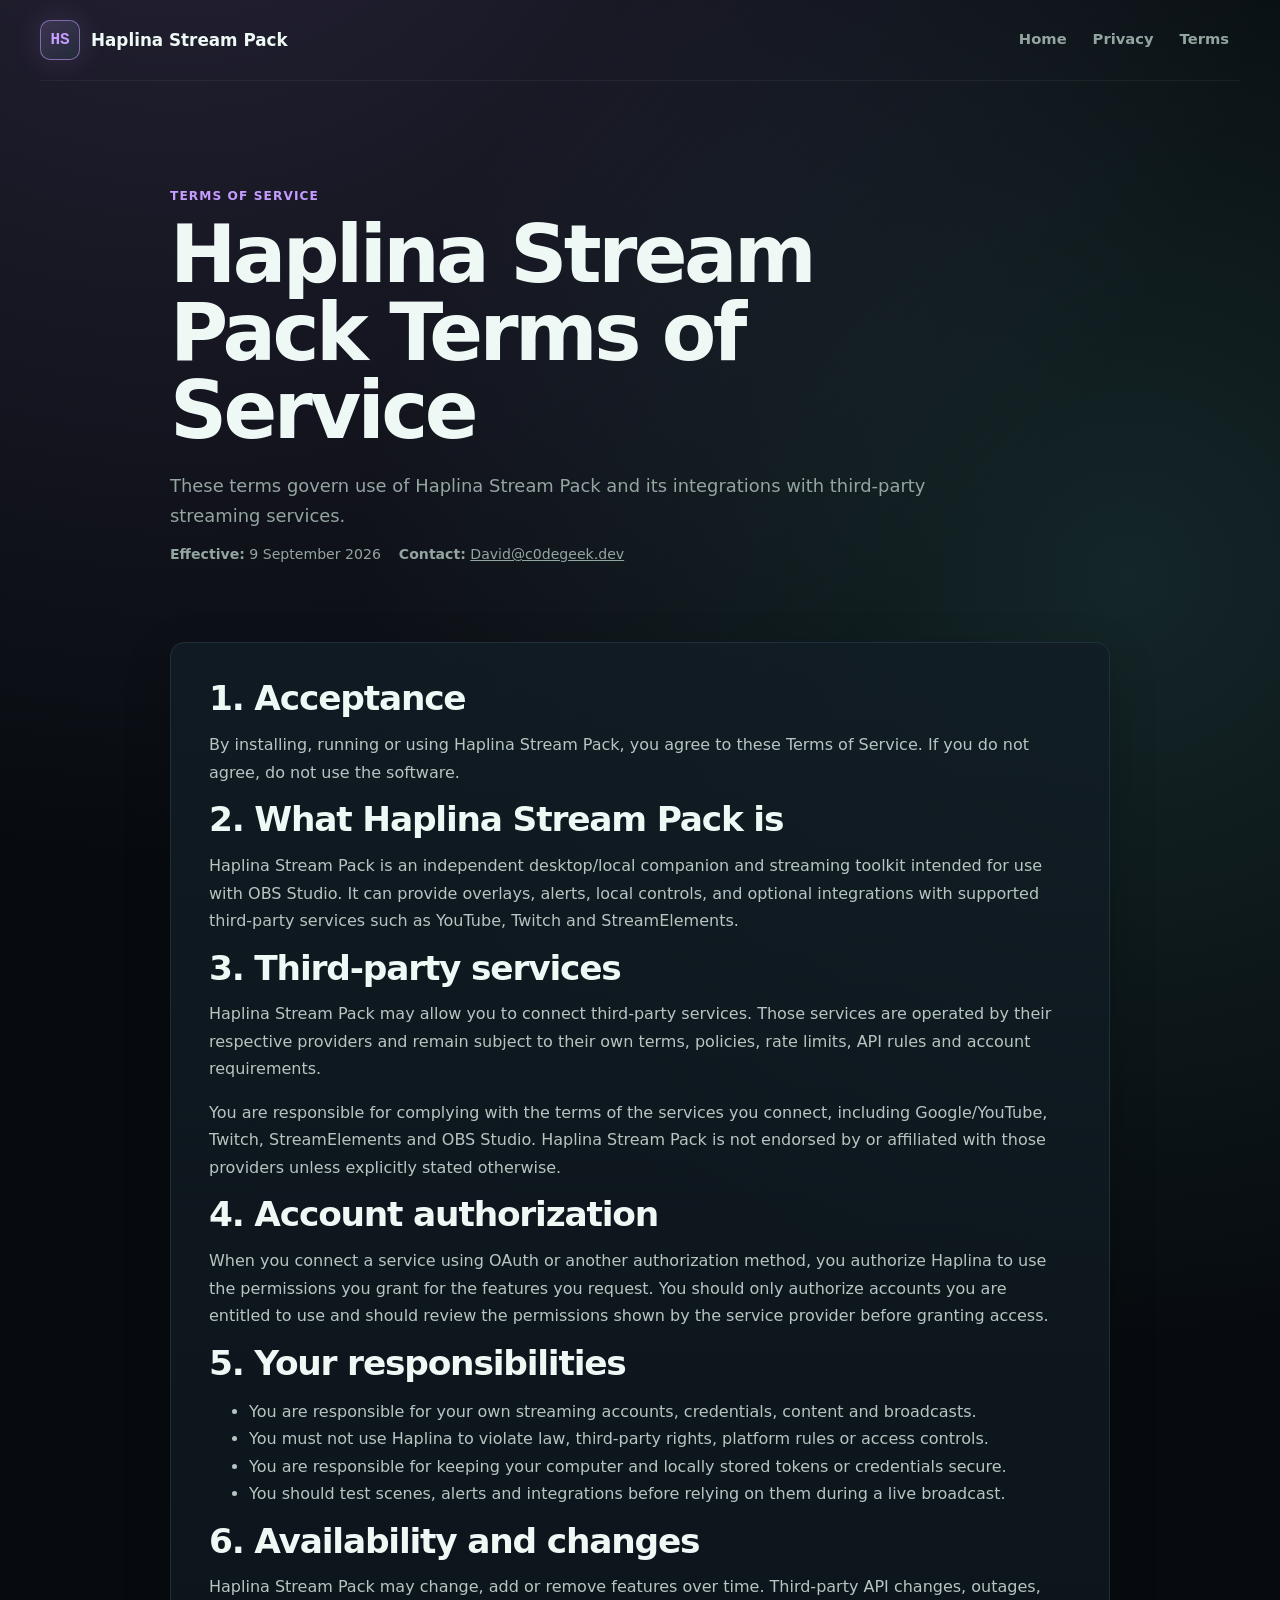
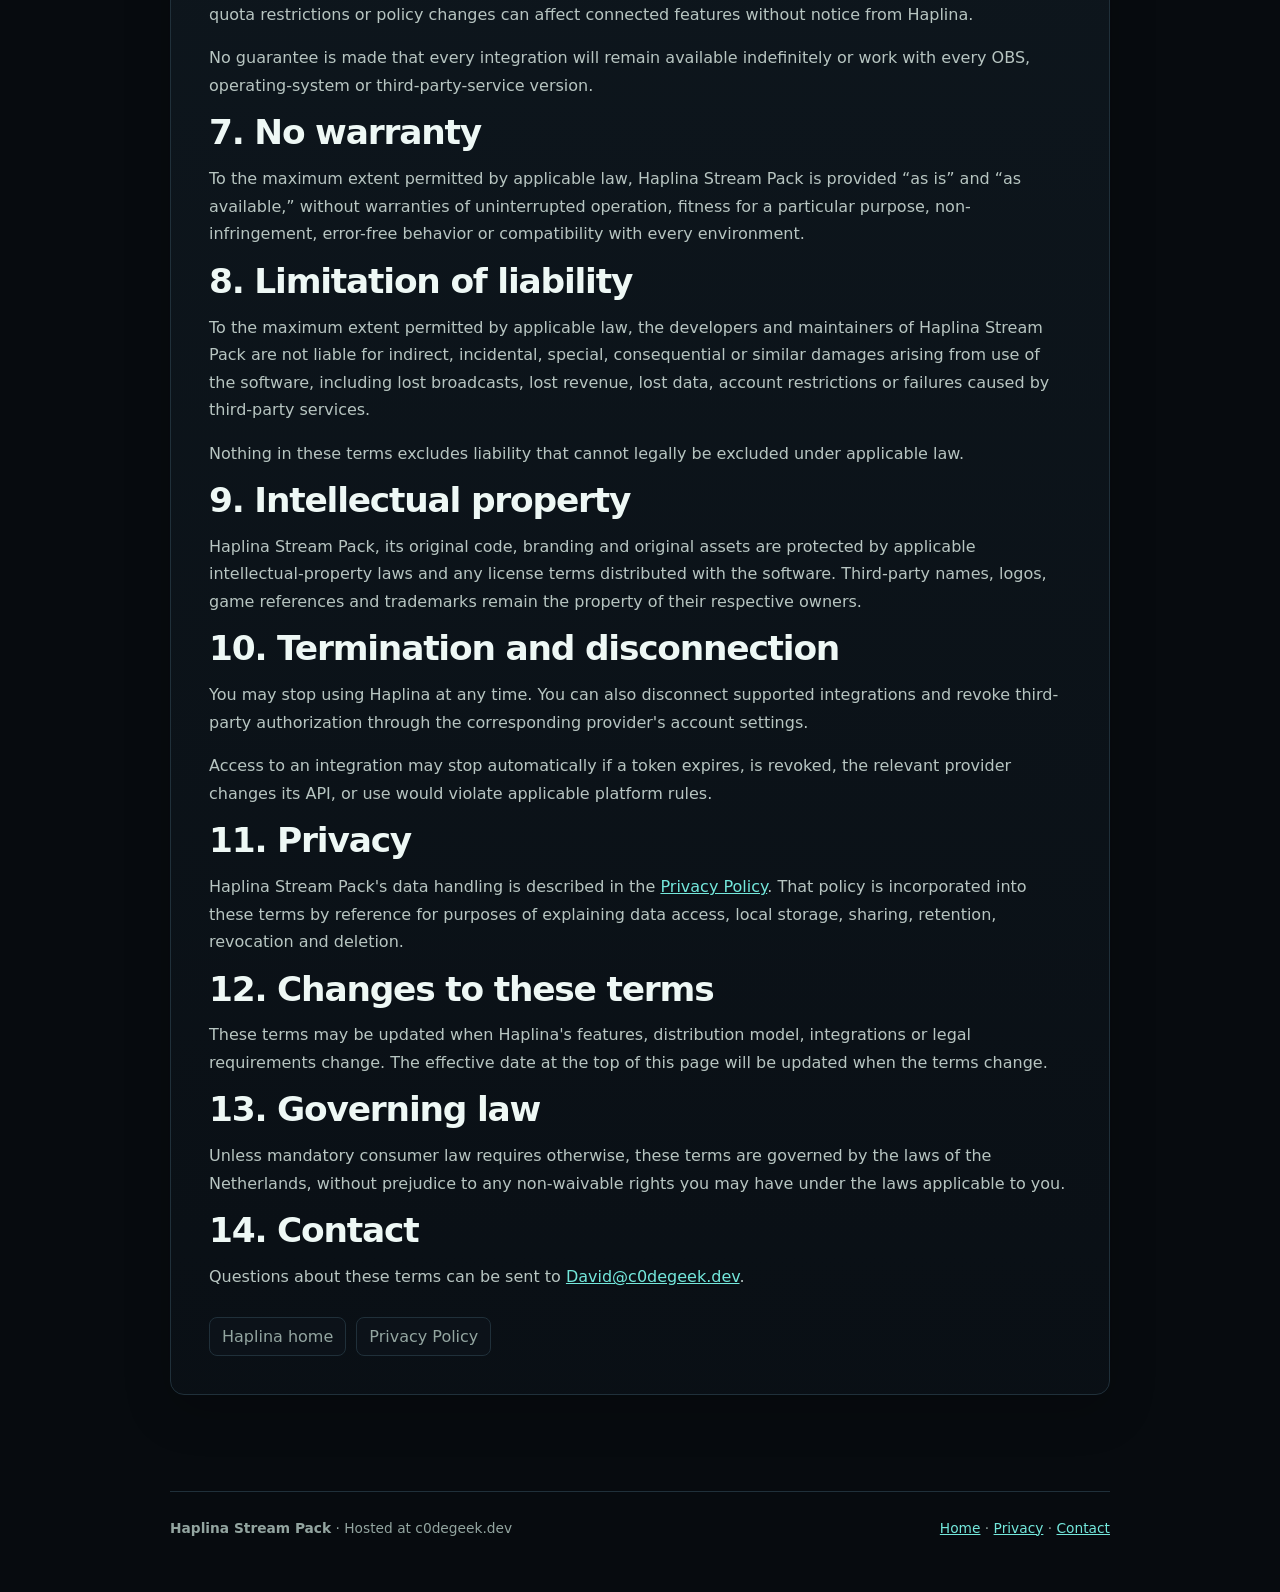
<file: haplina-stream-pack/terms/index.html>
<!DOCTYPE html>
<html lang="en">
<head>
  <meta charset="utf-8">
  <meta name="viewport" content="width=device-width, initial-scale=1">
  <title>Terms of Service | Haplina Stream Pack</title>
  <meta name="description" content="Terms of Service for Haplina Stream Pack.">
  <link rel="canonical" href="https://c0degeek.dev/haplina-stream-pack/terms/">
  <meta name="theme-color" content="#0b0d13">
  <link rel="stylesheet" href="../styles.css">
</head>
<body class="haplina-site">
  <a class="skip-link" href="#main">Skip to content</a>

  <header class="site-header">
    <a class="brand" href="../" aria-label="Haplina Stream Pack home">
      <span class="haplina-brand-mark" aria-hidden="true">HS</span>
      <span>Haplina Stream Pack</span>
    </a>
    <nav aria-label="Policy navigation">
      <a href="../">Home</a>
      <a href="../privacy/">Privacy</a>
      <a href="./" aria-current="page">Terms</a>
    </nav>
  </header>

  <main id="main" class="haplina-main">
    <section class="haplina-hero" aria-labelledby="title">
      <p class="eyebrow">Terms of Service</p>
      <h1 id="title">Haplina Stream Pack Terms of Service</h1>
      <p class="lede">
        These terms govern use of Haplina Stream Pack and its integrations with third-party streaming services.
      </p>
      <div class="legal-meta">
        <span><strong>Effective:</strong> 9 September 2026</span>
        <span><strong>Contact:</strong> <a href="mailto:David@c0degeek.dev">David@c0degeek.dev</a></span>
      </div>
    </section>

    <section class="legal-section">
      <h2>1. Acceptance</h2>
      <p>
        By installing, running or using Haplina Stream Pack, you agree to these Terms of Service. If you do not agree, do not use the software.
      </p>

      <h2>2. What Haplina Stream Pack is</h2>
      <p>
        Haplina Stream Pack is an independent desktop/local companion and streaming toolkit intended for use with OBS Studio. It can provide overlays, alerts, local controls, and optional integrations with supported third-party services such as YouTube, Twitch and StreamElements.
      </p>

      <h2>3. Third-party services</h2>
      <p>
        Haplina Stream Pack may allow you to connect third-party services. Those services are operated by their respective providers and remain subject to their own terms, policies, rate limits, API rules and account requirements.
      </p>
      <p>
        You are responsible for complying with the terms of the services you connect, including Google/YouTube, Twitch, StreamElements and OBS Studio. Haplina Stream Pack is not endorsed by or affiliated with those providers unless explicitly stated otherwise.
      </p>

      <h2>4. Account authorization</h2>
      <p>
        When you connect a service using OAuth or another authorization method, you authorize Haplina to use the permissions you grant for the features you request. You should only authorize accounts you are entitled to use and should review the permissions shown by the service provider before granting access.
      </p>

      <h2>5. Your responsibilities</h2>
      <ul>
        <li>You are responsible for your own streaming accounts, credentials, content and broadcasts.</li>
        <li>You must not use Haplina to violate law, third-party rights, platform rules or access controls.</li>
        <li>You are responsible for keeping your computer and locally stored tokens or credentials secure.</li>
        <li>You should test scenes, alerts and integrations before relying on them during a live broadcast.</li>
      </ul>

      <h2>6. Availability and changes</h2>
      <p>
        Haplina Stream Pack may change, add or remove features over time. Third-party API changes, outages, quota restrictions or policy changes can affect connected features without notice from Haplina.
      </p>
      <p>
        No guarantee is made that every integration will remain available indefinitely or work with every OBS, operating-system or third-party-service version.
      </p>

      <h2>7. No warranty</h2>
      <p>
        To the maximum extent permitted by applicable law, Haplina Stream Pack is provided “as is” and “as available,” without warranties of uninterrupted operation, fitness for a particular purpose, non-infringement, error-free behavior or compatibility with every environment.
      </p>

      <h2>8. Limitation of liability</h2>
      <p>
        To the maximum extent permitted by applicable law, the developers and maintainers of Haplina Stream Pack are not liable for indirect, incidental, special, consequential or similar damages arising from use of the software, including lost broadcasts, lost revenue, lost data, account restrictions or failures caused by third-party services.
      </p>
      <p>
        Nothing in these terms excludes liability that cannot legally be excluded under applicable law.
      </p>

      <h2>9. Intellectual property</h2>
      <p>
        Haplina Stream Pack, its original code, branding and original assets are protected by applicable intellectual-property laws and any license terms distributed with the software. Third-party names, logos, game references and trademarks remain the property of their respective owners.
      </p>

      <h2>10. Termination and disconnection</h2>
      <p>
        You may stop using Haplina at any time. You can also disconnect supported integrations and revoke third-party authorization through the corresponding provider's account settings.
      </p>
      <p>
        Access to an integration may stop automatically if a token expires, is revoked, the relevant provider changes its API, or use would violate applicable platform rules.
      </p>

      <h2>11. Privacy</h2>
      <p>
        Haplina Stream Pack's data handling is described in the <a href="../privacy/">Privacy Policy</a>. That policy is incorporated into these terms by reference for purposes of explaining data access, local storage, sharing, retention, revocation and deletion.
      </p>

      <h2>12. Changes to these terms</h2>
      <p>
        These terms may be updated when Haplina's features, distribution model, integrations or legal requirements change. The effective date at the top of this page will be updated when the terms change.
      </p>

      <h2>13. Governing law</h2>
      <p>
        Unless mandatory consumer law requires otherwise, these terms are governed by the laws of the Netherlands, without prejudice to any non-waivable rights you may have under the laws applicable to you.
      </p>

      <h2>14. Contact</h2>
      <p>
        Questions about these terms can be sent to <a href="mailto:David@c0degeek.dev">David@c0degeek.dev</a>.
      </p>

      <div class="legal-nav">
        <a href="../">Haplina home</a>
        <a href="../privacy/">Privacy Policy</a>
      </div>
    </section>
  </main>

  <footer class="haplina-footer">
    <p><strong>Haplina Stream Pack</strong> · Hosted at c0degeek.dev</p>
    <p><a href="../">Home</a> · <a href="../privacy/">Privacy</a> · <a href="mailto:David@c0degeek.dev">Contact</a></p>
  </footer>
</body>
</html>
</file>
<file: styles.css>
:root {
  color-scheme: dark;
  --bg: #070b0f;
  --surface: #0d141b;
  --surface-2: #111c24;
  --ink: #eef8f5;
  --muted: #93a5a0;
  --line: #20303a;
  --teal: #38d6be;
  --blue: #7da7ff;
  --green: #69d987;
  --amber: #f0b75a;
  --red: #ff7b72;
  --shadow: 0 22px 70px rgba(0, 0, 0, 0.42);
  --content: 1200px;
}

* { box-sizing: border-box; }

html {
  scroll-behavior: smooth;
  overflow-x: hidden;
}

body {
  margin: 0;
  min-height: 100vh;
  background:
    radial-gradient(circle at 16% -5%, rgba(56, 214, 190, 0.16), transparent 29%),
    radial-gradient(circle at 92% 20%, rgba(125, 167, 255, 0.12), transparent 25%),
    var(--bg);
  color: var(--ink);
  font-family: Inter, ui-sans-serif, system-ui, -apple-system, BlinkMacSystemFont, "Segoe UI", sans-serif;
  overflow-x: hidden;
}

a { color: inherit; }

.skip-link {
  position: fixed;
  z-index: 10;
  top: 12px;
  left: 12px;
  padding: 10px 14px;
  border-radius: 7px;
  background: var(--teal);
  color: #03110f;
  font-weight: 800;
  transform: translateY(-150%);
}

.skip-link:focus { transform: translateY(0); }

.site-header,
main,
footer {
  width: min(100% - 48px, var(--content));
  margin-inline: auto;
}

.site-header {
  display: flex;
  align-items: center;
  justify-content: space-between;
  gap: 28px;
  padding-block: 20px;
}

.brand {
  display: inline-flex;
  align-items: center;
  gap: 11px;
  flex: 0 0 auto;
  text-decoration: none;
  font-size: 1.05rem;
  font-weight: 780;
}

nav {
  display: flex;
  align-items: center;
  gap: 4px;
}

nav a {
  min-height: 38px;
  padding: 9px 11px;
  border-radius: 7px;
  color: var(--muted);
  font-size: 0.92rem;
  font-weight: 680;
  text-decoration: none;
}

nav a:hover,
nav a:focus-visible {
  background: #121d26;
  color: var(--ink);
  outline: none;
}

main { padding-bottom: 96px; }

.hero {
  display: grid;
  grid-template-columns: minmax(0, 0.95fr) minmax(0, 1.05fr);
  gap: clamp(30px, 4vw, 56px);
  align-items: center;
  min-height: 690px;
  padding: 64px 0 88px;
}

.hero > * { min-width: 0; }

.eyebrow {
  margin: 0 0 13px;
  color: var(--teal);
  font-size: 0.76rem;
  font-weight: 850;
  letter-spacing: 0.09em;
  text-transform: uppercase;
}

h1, h2, h3, p { margin-top: 0; }

h1 {
  max-width: 650px;
  margin-bottom: 22px;
  font-size: clamp(3rem, 6.2vw, 5.6rem);
  line-height: 0.98;
  letter-spacing: -0.045em;
}

h2 {
  margin-bottom: 0;
  font-size: clamp(2rem, 4vw, 3.25rem);
  line-height: 1.04;
  letter-spacing: -0.035em;
}

h3 { letter-spacing: -0.015em; }

.lede {
  max-width: 690px;
  margin-bottom: 0;
  color: var(--muted);
  font-size: 1.12rem;
  line-height: 1.65;
}

.actions {
  display: flex;
  flex-wrap: wrap;
  gap: 12px;
  margin-top: 30px;
}

.button {
  display: inline-flex;
  align-items: center;
  justify-content: center;
  gap: 9px;
  min-height: 48px;
  padding: 12px 17px;
  border: 1px solid var(--line);
  border-radius: 8px;
  font-weight: 780;
  text-decoration: none;
  transition: transform 160ms ease, border-color 160ms ease, background 160ms ease;
}

.button:hover,
.button:focus-visible { transform: translateY(-2px); }

.button.primary {
  border-color: var(--teal);
  background: var(--teal);
  color: #03110f;
}

.button.secondary { background: rgba(10, 16, 22, 0.7); }

.hero-note {
  margin: 18px 0 0;
  color: var(--muted);
  font: 650 0.82rem/1.5 "Cascadia Mono", "Consolas", monospace;
}

.hero-note span { color: var(--green); }

.project-ascii {
  min-width: 0;
  font-family: "Cascadia Mono", "Consolas", "SFMono-Regular", monospace;
  letter-spacing: 0;
  white-space: pre;
}
.project-ascii.box { color: var(--teal); }
.project-ascii.bench { color: var(--amber); }
.project-ascii.pilot { color: var(--blue); }
.project-ascii.mind { color: var(--green); }

.workflow,
.privacy,
.projects,
.get-started,
.proof { scroll-margin-top: 24px; }

.workflow {
  padding: 42px;
  border: 1px solid var(--line);
  border-radius: 14px;
  background: linear-gradient(135deg, rgba(17, 28, 36, 0.96), rgba(9, 16, 22, 0.96));
}

.section-intro {
  display: grid;
  grid-template-columns: minmax(0, 1.2fr) minmax(280px, 0.8fr);
  gap: 40px;
  align-items: end;
  margin-bottom: 34px;
}

.section-intro > p {
  max-width: 480px;
  margin: 0 0 2px auto;
  color: var(--muted);
  font-size: 1rem;
  line-height: 1.65;
}

.workflow-track {
  display: grid;
  grid-template-columns: repeat(4, minmax(0, 1fr));
  margin: 0;
  padding: 0;
  list-style: none;
}

.workflow-track li {
  position: relative;
  display: flex;
  flex-direction: column;
  min-width: 0;
  padding: 21px 24px 8px 0;
}

.workflow-track li:not(:last-child)::after {
  content: "→";
  position: absolute;
  top: 36px;
  right: 17px;
  color: #40505a;
  font-weight: 800;
}

.workflow-track span {
  color: var(--muted);
  font: 750 0.7rem/1 "Cascadia Mono", "Consolas", monospace;
}

.workflow-track strong {
  margin-top: 10px;
  font-size: 1.25rem;
}

.workflow-track small {
  max-width: 180px;
  margin-top: 6px;
  color: var(--muted);
  font-size: 0.86rem;
  line-height: 1.45;
}

.workflow-track .box strong { color: var(--teal); }
.workflow-track .bench strong { color: var(--amber); }
.workflow-track .pilot strong { color: var(--blue); }
.workflow-track .mind strong { color: var(--green); }

.privacy {
  display: grid;
  grid-template-columns: minmax(0, 1.05fr) minmax(0, 0.95fr);
  gap: clamp(42px, 7vw, 84px);
  align-items: center;
  margin-top: 72px;
  padding: 56px;
  border: 1px solid rgba(105, 217, 135, 0.32);
  border-radius: 14px;
  background:
    radial-gradient(circle at 100% 0, rgba(105, 217, 135, 0.1), transparent 38%),
    linear-gradient(135deg, rgba(17, 28, 36, 0.98), rgba(9, 16, 22, 0.98));
}

.privacy-copy h2 { margin-bottom: 18px; }
.privacy-copy .lede { font-size: 1rem; }

.privacy-note {
  margin: 20px 0 0;
  padding-left: 14px;
  border-left: 2px solid var(--amber);
  color: var(--muted);
  font-size: 0.84rem;
  line-height: 1.55;
}

.privacy-points {
  margin: 0;
  padding: 0;
  list-style: none;
}

.privacy-points li {
  display: grid;
  grid-template-columns: 34px 1fr;
  gap: 14px;
  padding: 20px 0;
  border-bottom: 1px solid var(--line);
}

.privacy-points li:first-child { padding-top: 0; }
.privacy-points li:last-child { padding-bottom: 0; border-bottom: 0; }

.privacy-points > li > span {
  padding-top: 3px;
  color: var(--green);
  font: 800 0.7rem/1 "Cascadia Mono", "Consolas", monospace;
}

.privacy-points div { display: flex; flex-direction: column; gap: 5px; }
.privacy-points strong { font-size: 1.05rem; }
.privacy-points small { color: var(--muted); font-size: 0.86rem; line-height: 1.5; }

.projects,
.proof { padding-top: 112px; }

.project-grid {
  display: grid;
  grid-template-columns: repeat(2, minmax(0, 1fr));
  gap: 18px;
}

.project-card {
  display: grid;
  grid-template-columns: 0.8fr 1.2fr;
  min-height: 310px;
  overflow: hidden;
  border: 1px solid var(--line);
  border-radius: 12px;
  background: linear-gradient(180deg, var(--surface-2), var(--surface));
  transition: transform 160ms ease, border-color 160ms ease;
}

.project-card:hover {
  transform: translateY(-3px);
  border-color: #334854;
}

.project-visual {
  display: flex;
  flex-direction: column;
  align-items: center;
  min-width: 0;
  padding: 22px 14px;
  border-right: 1px solid var(--line);
  background: rgba(7, 11, 15, 0.36);
}

.project-role {
  align-self: flex-start;
  margin: 0 0 36px;
  color: var(--muted);
  font: 750 0.66rem/1.2 "Cascadia Mono", "Consolas", monospace;
  letter-spacing: 0.07em;
  text-transform: uppercase;
}

.project-ascii {
  width: fit-content;
  max-width: 100%;
  margin: auto;
  overflow: hidden;
  font-size: clamp(0.52rem, 0.75vw, 0.68rem);
  font-weight: 800;
  line-height: 1.08;
}

.project-copy {
  display: flex;
  flex-direction: column;
  padding: 28px 25px 24px;
}

.project-copy h3 {
  margin-bottom: 10px;
  font-size: 1.45rem;
}

.project-copy > p {
  margin-bottom: 16px;
  color: var(--muted);
  font-size: 0.95rem;
  line-height: 1.55;
}

.project-copy .best-for {
  margin-bottom: 20px;
  padding-top: 14px;
  border-top: 1px solid var(--line);
  font-size: 0.86rem;
}

.best-for strong { color: var(--ink); }

.project-copy a,
.text-link {
  display: inline-flex;
  gap: 8px;
  align-items: center;
  width: fit-content;
  margin-top: auto;
  color: var(--ink);
  font-weight: 780;
  text-decoration: none;
}

.project-copy a span,
.text-link span { color: var(--teal); transition: transform 160ms ease; }
.project-copy a:hover span,
.text-link:hover span { transform: translateX(4px); }

.box-card { border-top-color: rgba(56, 214, 190, 0.55); }
.bench-card { border-top-color: rgba(240, 183, 90, 0.55); }
.pilot-card { border-top-color: rgba(125, 167, 255, 0.55); }
.mind-card { border-top-color: rgba(105, 217, 135, 0.55); }

.get-started {
  display: grid;
  grid-template-columns: minmax(0, 0.9fr) minmax(0, 1.1fr);
  gap: clamp(40px, 7vw, 86px);
  align-items: center;
  margin-top: 112px;
  padding: 56px;
  border: 1px solid rgba(56, 214, 190, 0.3);
  border-radius: 14px;
  background:
    radial-gradient(circle at 0 0, rgba(56, 214, 190, 0.11), transparent 38%),
    linear-gradient(135deg, var(--surface-2), var(--surface));
}

.start-copy h2 { margin-bottom: 18px; }
.start-copy .lede { margin-bottom: 24px; font-size: 1rem; }

.steps {
  display: flex;
  flex-direction: column;
  gap: 0;
  margin: 0;
  padding: 0;
  list-style: none;
}

.steps li {
  position: relative;
  display: grid;
  grid-template-columns: 38px 1fr;
  gap: 16px;
  min-height: 92px;
}

.steps li:not(:last-child)::before {
  content: "";
  position: absolute;
  top: 34px;
  bottom: 0;
  left: 16px;
  width: 1px;
  background: var(--line);
}

.step-no {
  position: relative;
  z-index: 1;
  display: inline-flex;
  align-items: center;
  justify-content: center;
  width: 33px;
  height: 33px;
  border: 1px solid rgba(56, 214, 190, 0.4);
  border-radius: 50%;
  background: #0b1719;
  color: var(--teal);
  font-weight: 850;
}

.steps h3 { margin: 2px 0 5px; font-size: 1.05rem; }
.steps p { margin-bottom: 0; color: var(--muted); font-size: 0.92rem; line-height: 1.5; }

.proof-summary {
  display: grid;
  grid-template-columns: repeat(3, minmax(0, 1fr));
  margin-bottom: 18px;
  border: 1px solid var(--line);
  border-radius: 12px;
  background: linear-gradient(180deg, var(--surface-2), var(--surface));
}

.proof-summary p {
  display: flex;
  flex-direction: column;
  gap: 5px;
  margin: 0;
  padding: 24px;
}

.proof-summary p:not(:last-child) { border-right: 1px solid var(--line); }
.proof-summary strong { color: var(--green); font-size: clamp(1.55rem, 3vw, 2.25rem); letter-spacing: -0.04em; }
.proof-summary span { color: var(--muted); font-size: 0.88rem; line-height: 1.45; }

.proof-grid {
  display: grid;
  grid-template-columns: minmax(0, 1.35fr) minmax(0, 0.65fr);
  gap: 18px;
  align-items: stretch;
}

.benchmark-card,
.proof-aside {
  margin: 0;
  padding: 20px;
  border: 1px solid var(--line);
  border-radius: 12px;
  background: linear-gradient(180deg, var(--surface-2), var(--surface));
}

.benchmark-card img {
  display: block;
  width: 100%;
  height: auto;
  border-radius: 8px;
}

.benchmark-card figcaption {
  margin-top: 15px;
  color: var(--muted);
  font-size: 0.86rem;
  line-height: 1.55;
}

.benchmark-card figcaption strong { color: var(--ink); }

.proof-aside {
  display: flex;
  flex-direction: column;
  padding: 28px;
}

.proof-aside h3 { margin-bottom: 12px; font-size: 1.45rem; line-height: 1.15; }
.proof-aside > p:not(.eyebrow) { color: var(--muted); font-size: 0.95rem; line-height: 1.6; }

.learning-stat {
  display: flex;
  flex-direction: column;
  gap: 6px;
  margin-top: auto;
  padding-top: 24px;
  border-top: 1px solid var(--line);
}

.learning-stat strong { color: var(--green); font-size: 2rem; letter-spacing: -0.04em; }
.learning-stat span { color: var(--muted); font-size: 0.84rem; line-height: 1.5; }

.method-details {
  margin-top: 18px;
  border: 1px solid var(--line);
  border-radius: 12px;
  background: rgba(13, 20, 27, 0.7);
  overflow: hidden;
}

.method-details summary {
  padding: 18px 20px;
  color: var(--ink);
  cursor: pointer;
  font-weight: 750;
}

.method-details summary:hover { background: rgba(17, 28, 36, 0.8); }

.method-body {
  display: grid;
  grid-template-columns: minmax(0, 1.3fr) minmax(260px, 0.7fr);
  gap: 18px;
  padding: 0 18px 18px;
}

.method-body .benchmark-card { padding: 14px; }
.method-note { padding: 18px; }
.method-note h3 { margin-bottom: 10px; }
.method-note p { color: var(--muted); font-size: 0.9rem; line-height: 1.6; }

footer {
  display: flex;
  align-items: center;
  justify-content: space-between;
  gap: 16px;
  padding-block: 30px 42px;
  border-top: 1px solid var(--line);
  color: var(--muted);
}

.footer-brand { display: flex; flex-direction: column; gap: 2px; }
footer span { color: var(--ink); font-weight: 780; }
footer .version { color: var(--muted); font-size: 0.82rem; font-weight: 600; }
.footer-links { display: flex; flex-wrap: wrap; }

@media (prefers-reduced-motion: reduce) {
  html { scroll-behavior: auto; }
  *, *::before, *::after { transition-duration: 0.01ms !important; animation: none !important; }
}

@media (max-width: 920px) {
  .hero {
    grid-template-columns: 1fr;
    min-height: 0;
    padding-top: 48px;
  }

  .hero-copy { max-width: 720px; }
  .project-card { grid-template-columns: 1fr; }
  .project-visual { min-height: 190px; border-right: 0; border-bottom: 1px solid var(--line); }
  .project-role { margin-bottom: 20px; }
  .project-ascii { font-size: clamp(0.6rem, 1.35vw, 0.78rem); }
  .privacy { padding: 44px; }
  .get-started { padding: 44px; }
  .proof-grid { grid-template-columns: 1fr; }
  .proof-aside { min-height: 360px; }
  .method-body { grid-template-columns: 1fr; }
}

@media (max-width: 720px) {
  .site-header, main, footer { width: min(100% - 32px, var(--content)); }

  .site-header {
    align-items: flex-start;
    flex-direction: column;
    gap: 10px;
    padding-bottom: 8px;
  }

  .site-header nav {
    width: 100%;
    overflow-x: auto;
    padding-bottom: 5px;
  }

  .site-header nav a { white-space: nowrap; }
  .hero { gap: 44px; padding: 50px 0 76px; }
  h1 { font-size: clamp(2.65rem, 13vw, 4rem); }
  .hero-note { font-size: 0.74rem; }
  .section-intro { grid-template-columns: 1fr; gap: 18px; }
  .section-intro > p { margin-left: 0; }
  .workflow { padding: 28px 24px; }
  .workflow-track { grid-template-columns: 1fr 1fr; }
  .workflow-track li:nth-child(2)::after { display: none; }
  .project-grid { grid-template-columns: 1fr; }
  .project-card { grid-template-columns: minmax(150px, 0.7fr) 1.3fr; min-height: 300px; }
  .project-visual { min-height: 0; border-right: 1px solid var(--line); border-bottom: 0; }
  .project-ascii { font-size: clamp(0.45rem, 1.45vw, 0.65rem); }
  .privacy { grid-template-columns: 1fr; padding: 36px 28px; }
  .get-started { grid-template-columns: 1fr; padding: 36px 28px; }
  .proof-summary { grid-template-columns: 1fr; }
  .proof-summary p:not(:last-child) { border-right: 0; border-bottom: 1px solid var(--line); }
  .proof-aside { min-height: 320px; }
  footer { align-items: flex-start; flex-direction: column; }
}

@media (max-width: 520px) {
  .hero { padding-top: 40px; }
  .actions { flex-direction: column; }
  .button { width: 100%; }
  .workflow-track { grid-template-columns: 1fr; }
  .workflow-track li:not(:last-child)::after {
    content: "↓";
    top: auto;
    right: auto;
    bottom: -4px;
    left: 2px;
  }
  .project-card { grid-template-columns: 1fr; }
  .project-visual { min-height: 180px; border-right: 0; border-bottom: 1px solid var(--line); }
  .project-ascii { font-size: 0.62rem; }
  .project-copy { padding: 24px 22px; }
  .projects, .proof { padding-top: 86px; }
  .privacy { margin-top: 56px; padding: 30px 22px; }
  .get-started { margin-top: 86px; padding: 30px 22px; }
  .proof-aside { min-height: 0; }
}

/* The install command on the get-started section. Long URLs must scroll inside
   the block rather than widening the page on a narrow screen. */
.install-command {
  margin: clamp(14px, 2vw, 20px) 0;
  padding: clamp(12px, 1.6vw, 18px);
  border: 1px solid var(--line);
  border-radius: 10px;
  background: var(--surface);
  overflow-x: auto;
}

.install-command code {
  display: block;
  color: #d8fff7;
  font-family: "Cascadia Mono", "Consolas", "SFMono-Regular", monospace;
  font-size: 0.82rem;
  line-height: 1.7;
  white-space: pre;
}

/* A local, self-contained ecosystem illustration. No remote assets or renderer. */
[hidden] { display: none !important; }
button { font: inherit; }
button, a { -webkit-tap-highlight-color: transparent; }
:focus-visible { outline: 2px solid var(--teal); outline-offset: 5px; }
.gradient-text {
  color: var(--teal);
  background: linear-gradient(110deg, #b3ffe4 5%, #38d6be 55%, #7da7ff);
  -webkit-background-clip: text;
  background-clip: text;
  -webkit-text-fill-color: transparent;
}
.hero .eyebrow { display: flex; align-items: center; gap: 10px; }
.hero .eyebrow::before { content: ""; width: 24px; height: 1px; background: var(--teal); }
.hero .lede { max-width: 460px; }
.button.primary { box-shadow: 0 4px 30px #38d6be18; }
.button.primary:hover { background: #85f1d7; border-color: #85f1d7; box-shadow: 0 6px 36px #38d6be30; }
.stack-experience {
  --active: var(--teal);
  position: relative;
  width: 100%;
  min-width: 0;
  border: 1px solid #2c4644;
  border-radius: 20px;
  background: radial-gradient(ellipse at 50% 40%, #12352e80, transparent 65%), linear-gradient(145deg, #101e24, #0a1016);
  box-shadow: 0 30px 90px #0005, 0 0 90px #38d6be08;
}
.stack-experience[data-active="bench"] { --active: var(--amber); }
.stack-experience[data-active="pilot"] { --active: var(--blue); }
.stack-experience[data-active="mind"] { --active: var(--green); }
.experience-topline { display: flex; align-items: center; justify-content: space-between; gap: 10px; padding: 18px 22px; border-bottom: 1px solid #203832; }
.experience-topline > span { display: flex; align-items: center; gap: 8px; color: #aec7be; font: 650 .62rem/1.4 monospace; letter-spacing: .12em; }
.status-dot { width: 6px; height: 6px; border-radius: 50%; background: var(--teal); box-shadow: 0 0 12px #38d6be80; }
.motion-toggle { padding: 6px; border: 0; background: transparent; color: var(--muted); font: .65rem monospace; cursor: pointer; }
.motion-toggle:hover { color: var(--ink); }
.stack-map { position: relative; aspect-ratio: 560 / 390; }
.connection-art { display: block; width: 100%; height: 100%; }
.network-paths path { stroke-opacity: .3; stroke-dasharray: 4 8; animation: signal-flow 8s linear infinite; }
[data-active="box"] .path-box, [data-active="bench"] .path-bench,
[data-active="pilot"] .path-pilot, [data-active="mind"] .path-mind { stroke-opacity: 1; stroke-width: 2; }
.core-float { animation: core-float 6s ease-in-out infinite; }
.core-shadow { transform-origin: 280px 255px; animation: core-shadow 6s ease-in-out infinite; }
.core-label { position: absolute; top: 65%; left: 50%; transform: translateX(-50%); white-space: nowrap; color: #79a89a; font: .53rem monospace; letter-spacing: .16em; }
.tool-node {
  --node-color: var(--teal);
  position: absolute;
  display: flex;
  align-items: center;
  gap: 10px;
  width: 36%;
  padding: 14px 12px;
  border: 1px solid #263d3b;
  border-radius: 11px;
  background: #0c171cf2;
  color: var(--ink);
  text-align: left;
  cursor: pointer;
  box-shadow: 0 8px 24px #0003;
  transition: border-color 200ms, transform 200ms, box-shadow 200ms;
}
.tool-node:hover { transform: translateY(-3px); border-color: var(--node-color); }
.tool-node[aria-pressed="true"] { border-color: var(--node-color); box-shadow: 0 0 24px color-mix(in srgb, var(--node-color) 12%, transparent); }
.node-symbol { display: grid; place-items: center; flex: 0 0 32px; height: 32px; border: 1px solid color-mix(in srgb, var(--node-color) 30%, transparent); border-radius: 7px; color: var(--node-color); font: 700 1.1rem monospace; background: color-mix(in srgb, var(--node-color) 6%, transparent); }
.tool-node strong { display: block; font-size: .9rem; letter-spacing: -.02em; }
.tool-node small { display: block; margin-top: 4px; color: var(--muted); font-size: .65rem; white-space: nowrap; }
.node-box { top: 15%; left: 5%; }
.node-bench { --node-color: var(--amber); top: 15%; right: 5%; }
.node-pilot { --node-color: var(--blue); bottom: 12%; left: 5%; }
.node-mind { --node-color: var(--green); bottom: 12%; right: 5%; }
.tool-readout { margin: 0 20px 20px; padding: 18px 20px; border: 1px solid #263832; border-radius: 10px; background: #070e12a0; }
.readout-label { display: flex; justify-content: space-between; gap: 8px; margin-bottom: 12px; color: var(--active); font: 700 .65rem/1.4 monospace; letter-spacing: .05em; }
.preview-label { color: #7a9189; font-weight: 400; font-size: .58rem; }
#tool-description { min-height: 44px; margin-bottom: 13px; font-size: .86rem; color: #b1c3bc; line-height: 1.6; }
#tool-link { display: inline-flex; gap: 8px; color: var(--active); font-size: .8rem; font-weight: 700; text-decoration: none; }
#tool-link:hover { text-decoration: underline; }
.experience-caption { position: absolute; left: 0; right: 0; bottom: -34px; margin: 0; text-align: center; color: #7a9189; font: .7rem monospace; }
.motion-paused *, .motion-paused *::before, .motion-paused *::after { animation-play-state: paused !important; }
@keyframes core-float { 0%, 100% { transform: translateY(0); } 50% { transform: translateY(-9px); } }
@keyframes core-shadow { 0%, 100% { transform: scale(1); opacity: 1; } 50% { transform: scale(.8); opacity: .5; } }
@keyframes signal-flow { to { stroke-dashoffset: -120; } }
.project-visual { position: relative; }
.project-visual::before { content: ""; position: absolute; inset: 0; pointer-events: none; background: radial-gradient(ellipse at 50% 60%, color-mix(in srgb, var(--card-color) 10%, transparent), transparent 70%); }
.box-card { --card-color: var(--teal); }
.bench-card { --card-color: var(--amber); }
.pilot-card { --card-color: var(--blue); }
.mind-card { --card-color: var(--green); }
.project-card:hover { border-color: var(--card-color); }
.project-ascii { filter: drop-shadow(0 0 14px color-mix(in srgb, var(--card-color) 25%, transparent)); }
.get-started > * { min-width: 0; }
.install-toolbar { display: flex; justify-content: space-between; flex-wrap: wrap; gap: 12px; margin-top: 22px; }
.platform-picker { display: flex; padding: 3px; border: 1px solid var(--line); border-radius: 8px; background: #070e12; }
.platform-picker button, .copy-command { padding: 8px 10px; border: 0; border-radius: 5px; color: var(--muted); background: transparent; font-size: .75rem; cursor: pointer; }
.platform-picker button[aria-pressed="true"] { background: #203832; color: #d8fff7; }
.copy-command { border: 1px solid var(--line); color: var(--teal); }
.copy-command:hover { border-color: var(--teal); }
.install-feedback { min-height: 1.5em; margin: 0 0 10px; color: var(--teal); font-size: .75rem; line-height: 1.5; }
.install-feedback:empty { display: none; }
.install-note { color: var(--muted); font-size: .8rem; line-height: 1.6; }
.closing-cta { margin-top: 112px; padding: 70px 20px 10px; text-align: center; border-top: 1px solid var(--line); background: radial-gradient(ellipse at 50% 100%, #38d6be0a, transparent 70%); }
.closing-cta h2 { font-size: clamp(2rem, 4vw, 3rem); }
.closing-cta > p:not(.eyebrow) { margin: 22px 0 26px; color: var(--muted); line-height: 1.6; }
@media (max-width: 920px) {
  .stack-experience { max-width: 600px; justify-self: center; }
  .hero .lede { max-width: 600px; }
  .hero { gap: 40px; }
}
@media (max-width: 520px) {
  .experience-topline { padding: 12px 14px; }
  .experience-topline > span { font-size: .53rem; letter-spacing: .06em; }
  .motion-toggle { font-size: .6rem; }
  .tool-node { gap: 7px; width: 40%; padding: 10px 8px; }
  .node-box, .node-pilot { left: 3%; }
  .node-bench, .node-mind { right: 3%; }
  .node-symbol { flex-basis: 23px; height: 26px; font-size: .85rem; }
  .tool-node strong { font-size: .75rem; }
  .tool-node small { font-size: .51rem; margin-top: 3px; }
  .core-label { font-size: .43rem; }
  .tool-readout { margin: 0 12px 12px; padding: 14px; }
  #tool-description { min-height: 63px; font-size: .8rem; }
  .hero-note { max-width: 340px; line-height: 1.8; }
  .closing-cta { margin-top: 80px; padding-top: 50px; }
}

.tool-node:disabled { cursor: default; }
@media (max-width: 360px) {
  .tool-node { gap: 5px; padding-inline: 6px; }
  .tool-node small { white-space: normal; }
}

/* Local friend: the optional mascot that mascot.js adds. The anchor is a
   zero-size point at its feet, which the script moves along headings and panel
   edges. Only the figure itself takes the pointer, so it rarely covers a link. */
.local-friend {
  --friend-base: #2f9dff;
  --friend-accent: var(--friend-base);
  --friend-size: clamp(104px, 11vw, 150px);
  position: absolute;
  z-index: 5;
  top: 0;
  left: 0;
  width: 0;
  height: 0;
  pointer-events: none;
}
.local-friend.is-fixed { position: fixed; }
.friend-stage {
  position: absolute;
  left: calc(var(--friend-size) * -.5);
  /* --friend-ground is how far up the canvas the feet are drawn. */
  bottom: calc(var(--friend-size) * -1.2 * var(--friend-ground, .16));
  width: var(--friend-size);
  aspect-ratio: 5 / 6;
  opacity: 0;
  transition: opacity 500ms ease;
}
.local-friend.is-ready .friend-stage { opacity: 1; }
.friend-stage::before {
  content: "";
  position: absolute;
  inset: 8% -4% 12%;
  background: radial-gradient(ellipse at 50% 46%, color-mix(in srgb, var(--friend-accent) 16%, transparent), transparent 68%);
}
.friend-canvas {
  position: relative;
  display: block;
  width: 100%;
  height: 100%;
  filter: drop-shadow(0 0 10px color-mix(in srgb, var(--friend-accent) 38%, transparent));
}
.friend-body {
  position: absolute;
  inset: 13% 16% 15%;
  padding: 0;
  border: 0;
  border-radius: 18px;
  background: transparent;
  cursor: pointer;
}
.local-friend.is-ready .friend-body,
.local-friend.is-ready .friend-dismiss { pointer-events: auto; }
.friend-body:focus-visible { outline-offset: 2px; }
.friend-dismiss {
  position: absolute;
  top: 6%;
  right: -2%;
  width: 26px;
  height: 26px;
  padding: 0;
  border: 1px solid var(--line);
  border-radius: 50%;
  background: #0c171cf2;
  color: var(--muted);
  font-size: .95rem;
  line-height: 1;
  cursor: pointer;
  opacity: 0;
  transition: opacity 160ms ease, color 160ms ease, border-color 160ms ease;
}
.friend-stage:hover .friend-dismiss,
.friend-dismiss:focus-visible,
.friend-body:focus-visible ~ .friend-dismiss { opacity: 1; }
.friend-dismiss:hover { border-color: var(--friend-accent); color: var(--ink); }
/* The script places the bubble with a transform, relative to the feet. */
.friend-bubble {
  position: absolute;
  z-index: 1;
  top: 0;
  right: 0;
  width: max-content;
  max-width: min(236px, 62vw);
  margin: 0;
  padding: 9px 12px;
  border: 1px solid color-mix(in srgb, var(--friend-accent) 46%, var(--line));
  border-radius: 11px;
  background: #0c171cf2;
  box-shadow: 0 8px 24px #0006;
  color: var(--ink);
  font: 600 .72rem/1.5 "Cascadia Mono", "Consolas", monospace;
  opacity: 0;
  visibility: hidden;
  transition: opacity 220ms ease, visibility 0s linear 220ms;
}
.friend-bubble.is-visible {
  opacity: 1;
  visibility: visible;
  transition-delay: 0s;
}
.friend-return {
  position: fixed;
  z-index: 5;
  right: 14px;
  bottom: 14px;
  width: 40px;
  height: 40px;
  padding: 0;
  border: 1px solid #1c4a78;
  border-radius: 11px;
  background: #0c171cf2;
  color: #5cb4ff;
  font: 700 .82rem monospace;
  cursor: pointer;
  box-shadow: 0 0 18px #2f9dff26;
}
.friend-return:hover { border-color: #5cb4ff; }
@media (hover: none) {
  .friend-dismiss { opacity: .75; }
}
@media (max-width: 520px) {
  .friend-bubble { padding: 8px 10px; font-size: .68rem; }
}
@media print {
  .local-friend, .friend-return { display: none; }
}
</file>
<file: haplina-stream-pack/styles.css>
@import url("../styles.css");

:root {
  --haplina-violet: #c59cff;
  --haplina-pink: #ff93d2;
  --haplina-cyan: #74e8dc;
}

body.haplina-site {
  background:
    radial-gradient(circle at 14% -8%, rgba(197, 156, 255, 0.17), transparent 31%),
    radial-gradient(circle at 88% 18%, rgba(116, 232, 220, 0.12), transparent 27%),
    var(--bg);
}

.haplina-site .site-header {
  border-bottom: 1px solid rgba(255, 255, 255, 0.05);
}

.haplina-brand-mark {
  display: grid;
  place-items: center;
  width: 40px;
  height: 40px;
  border: 1px solid rgba(197, 156, 255, 0.55);
  border-radius: 10px;
  background: linear-gradient(145deg, rgba(197, 156, 255, 0.18), rgba(116, 232, 220, 0.08));
  color: var(--haplina-violet);
  font: 900 1rem/1 "Cascadia Mono", Consolas, monospace;
  box-shadow: 0 0 28px rgba(197, 156, 255, 0.15);
}

.haplina-site .eyebrow { color: var(--haplina-violet); }

.haplina-main {
  width: min(100% - 48px, 940px);
  margin-inline: auto;
  padding: 74px 0 96px;
}

.haplina-hero {
  padding: 34px 0 56px;
}

.haplina-hero h1 {
  max-width: 780px;
}

.haplina-hero .lede {
  max-width: 790px;
}

.haplina-badges {
  display: flex;
  flex-wrap: wrap;
  gap: 8px;
  margin: 24px 0 0;
}

.haplina-badge {
  padding: 7px 10px;
  border: 1px solid var(--line);
  border-radius: 999px;
  color: var(--muted);
  background: rgba(13, 20, 27, 0.72);
  font-size: 0.8rem;
  font-weight: 700;
}

.haplina-section,
.legal-section {
  margin-top: 24px;
  padding: clamp(24px, 4vw, 38px);
  border: 1px solid var(--line);
  border-radius: 14px;
  background: linear-gradient(180deg, rgba(17, 28, 36, 0.86), rgba(10, 16, 22, 0.88));
  box-shadow: 0 16px 48px rgba(0, 0, 0, 0.2);
}

.haplina-section h2,
.legal-section h2 {
  margin-bottom: 14px;
  font-size: clamp(1.45rem, 3vw, 2.15rem);
}

.haplina-section h3,
.legal-section h3 {
  margin: 26px 0 8px;
  font-size: 1.05rem;
}

.haplina-section p,
.haplina-section li,
.legal-section p,
.legal-section li {
  color: #b7c5c1;
  line-height: 1.72;
}

.haplina-section strong,
.legal-section strong { color: var(--ink); }

.haplina-section a,
.legal-section a,
.haplina-footer a {
  color: var(--haplina-cyan);
}

.feature-grid {
  display: grid;
  grid-template-columns: repeat(2, minmax(0, 1fr));
  gap: 14px;
  margin-top: 20px;
}

.feature-card {
  padding: 20px;
  border: 1px solid var(--line);
  border-radius: 10px;
  background: rgba(7, 11, 15, 0.55);
}

.feature-card h3 { margin: 0 0 8px; }
.feature-card p { margin: 0; }

.oauth-callout {
  margin-top: 22px;
  padding: 20px;
  border-left: 3px solid var(--haplina-violet);
  border-radius: 0 10px 10px 0;
  background: rgba(197, 156, 255, 0.08);
}

.oauth-callout p:last-child { margin-bottom: 0; }

.legal-meta {
  display: flex;
  flex-wrap: wrap;
  gap: 8px 18px;
  margin: 16px 0 0;
  color: var(--muted);
  font-size: 0.88rem;
}

.legal-nav {
  display: flex;
  flex-wrap: wrap;
  gap: 10px;
  margin: 26px 0 0;
}

.legal-nav a {
  display: inline-flex;
  padding: 9px 12px;
  border: 1px solid var(--line);
  border-radius: 8px;
  text-decoration: none;
  color: var(--muted);
  background: rgba(13, 20, 27, 0.72);
}

.legal-nav a:hover,
.legal-nav a:focus-visible {
  color: var(--ink);
  border-color: #405463;
}

.haplina-footer {
  width: min(100% - 48px, 940px);
  margin-inline: auto;
  padding: 28px 0 48px;
  border-top: 1px solid var(--line);
  color: var(--muted);
  font-size: 0.86rem;
}

.haplina-footer p { margin-bottom: 8px; }

.notice {
  padding: 16px 18px;
  border: 1px solid rgba(240, 183, 90, 0.35);
  border-radius: 10px;
  background: rgba(240, 183, 90, 0.07);
}

@media (max-width: 760px) {
  .haplina-main,
  .haplina-footer { width: min(100% - 30px, 940px); }

  .haplina-main { padding-top: 46px; }
  .feature-grid { grid-template-columns: 1fr; }
  .haplina-site .site-header { align-items: flex-start; }
  .haplina-site nav { flex-wrap: wrap; justify-content: flex-end; }
}
</file>
